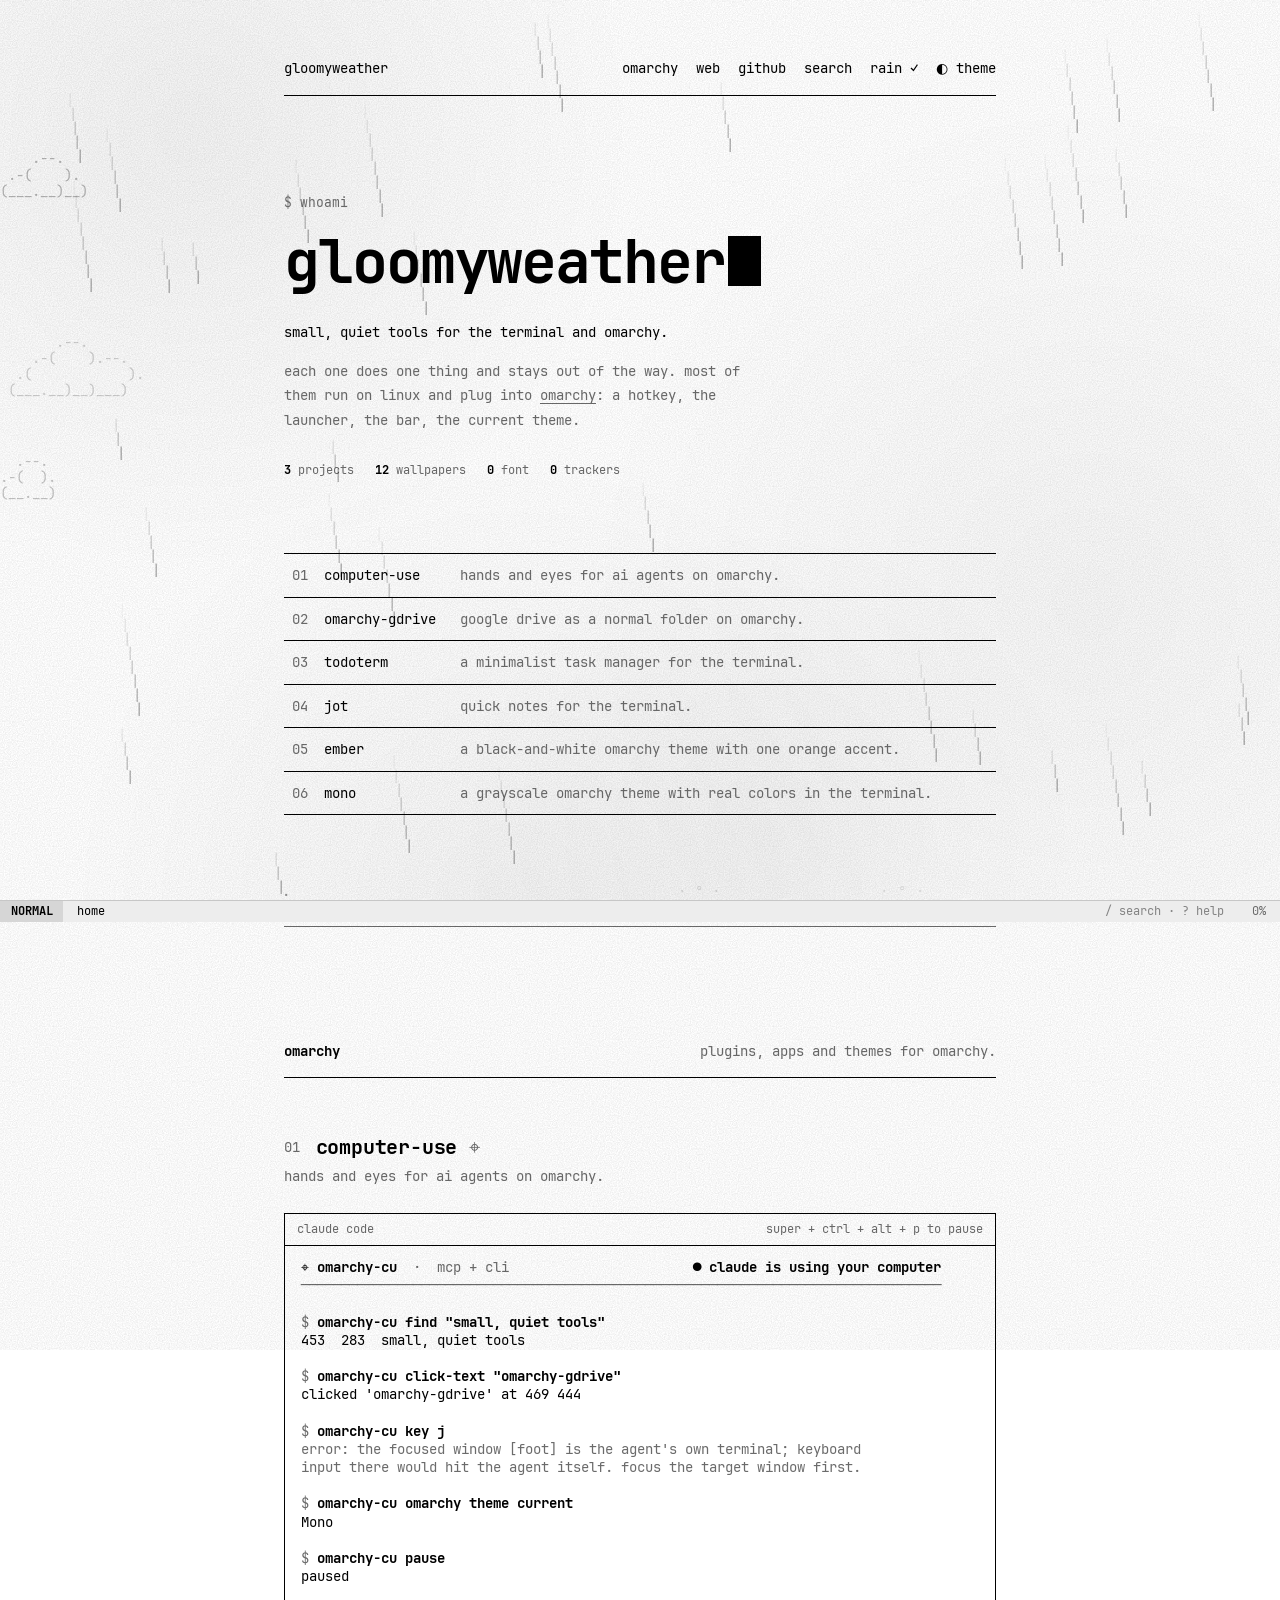
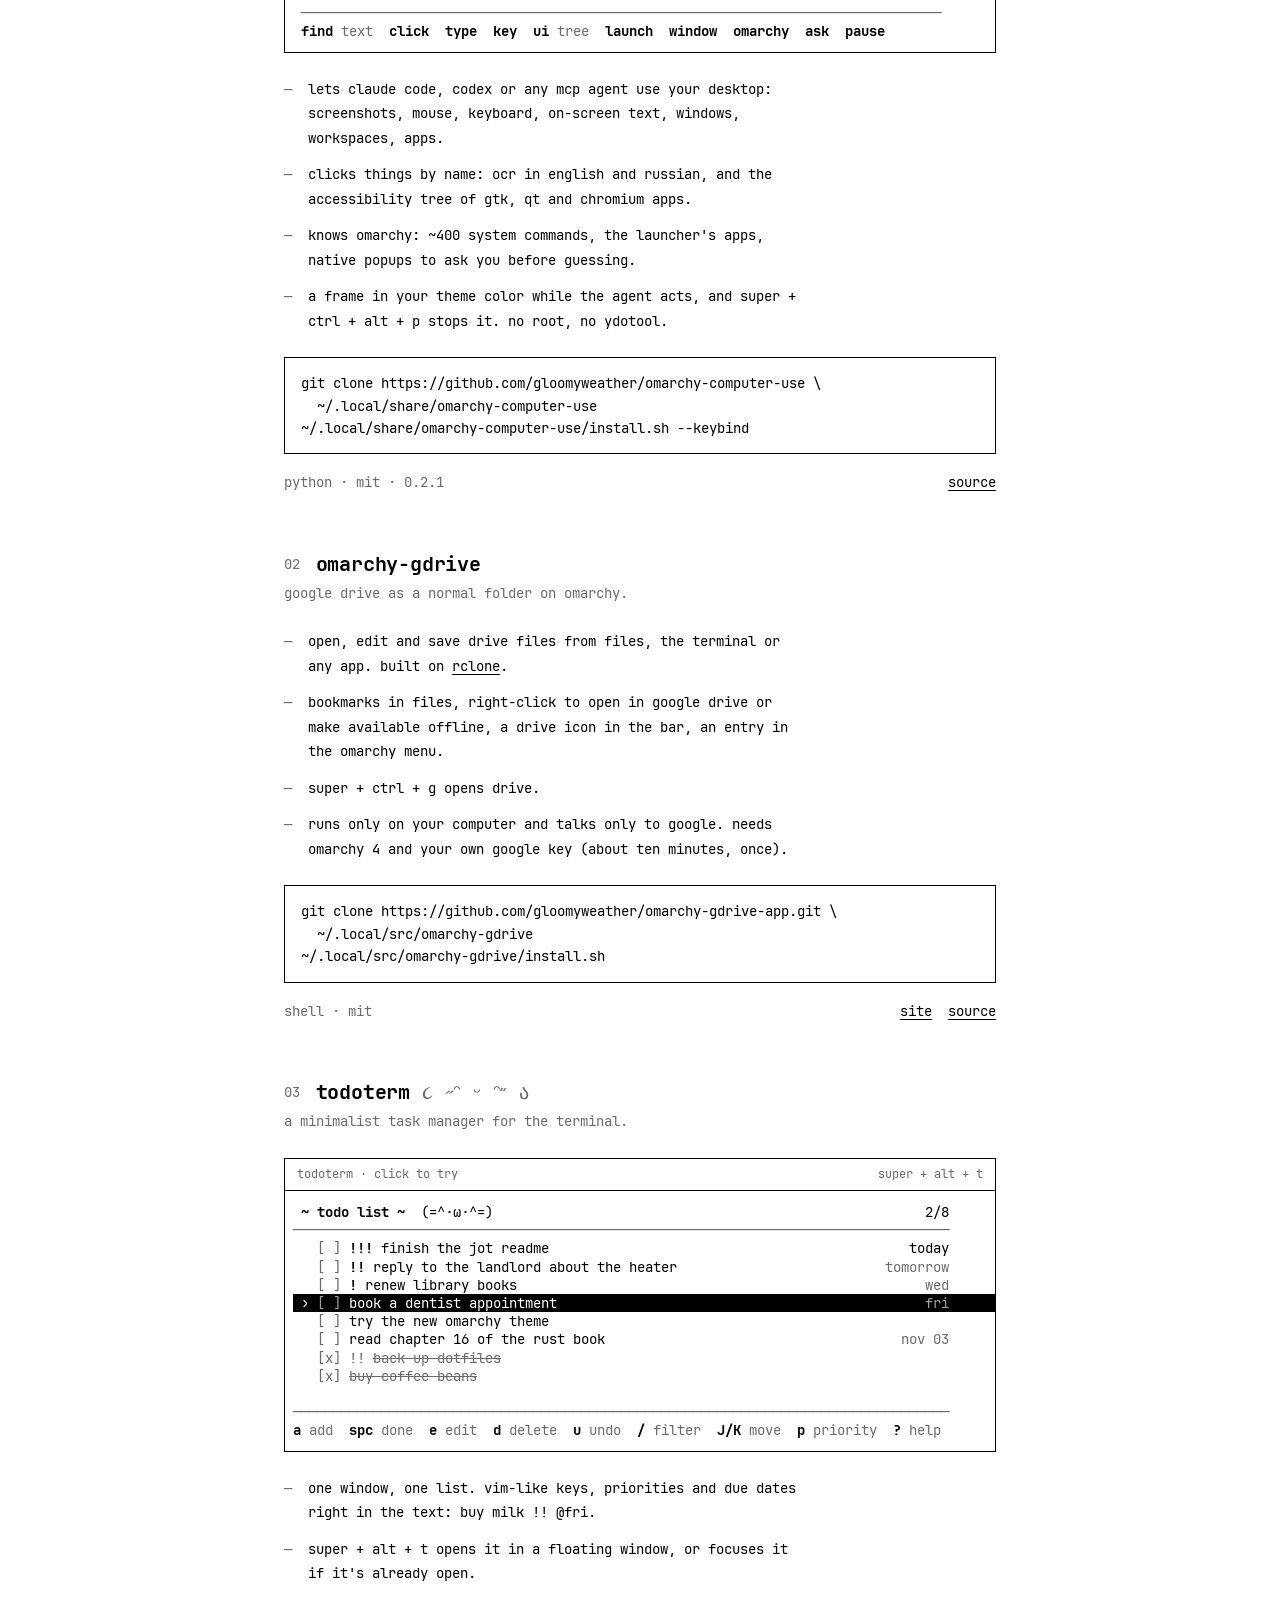
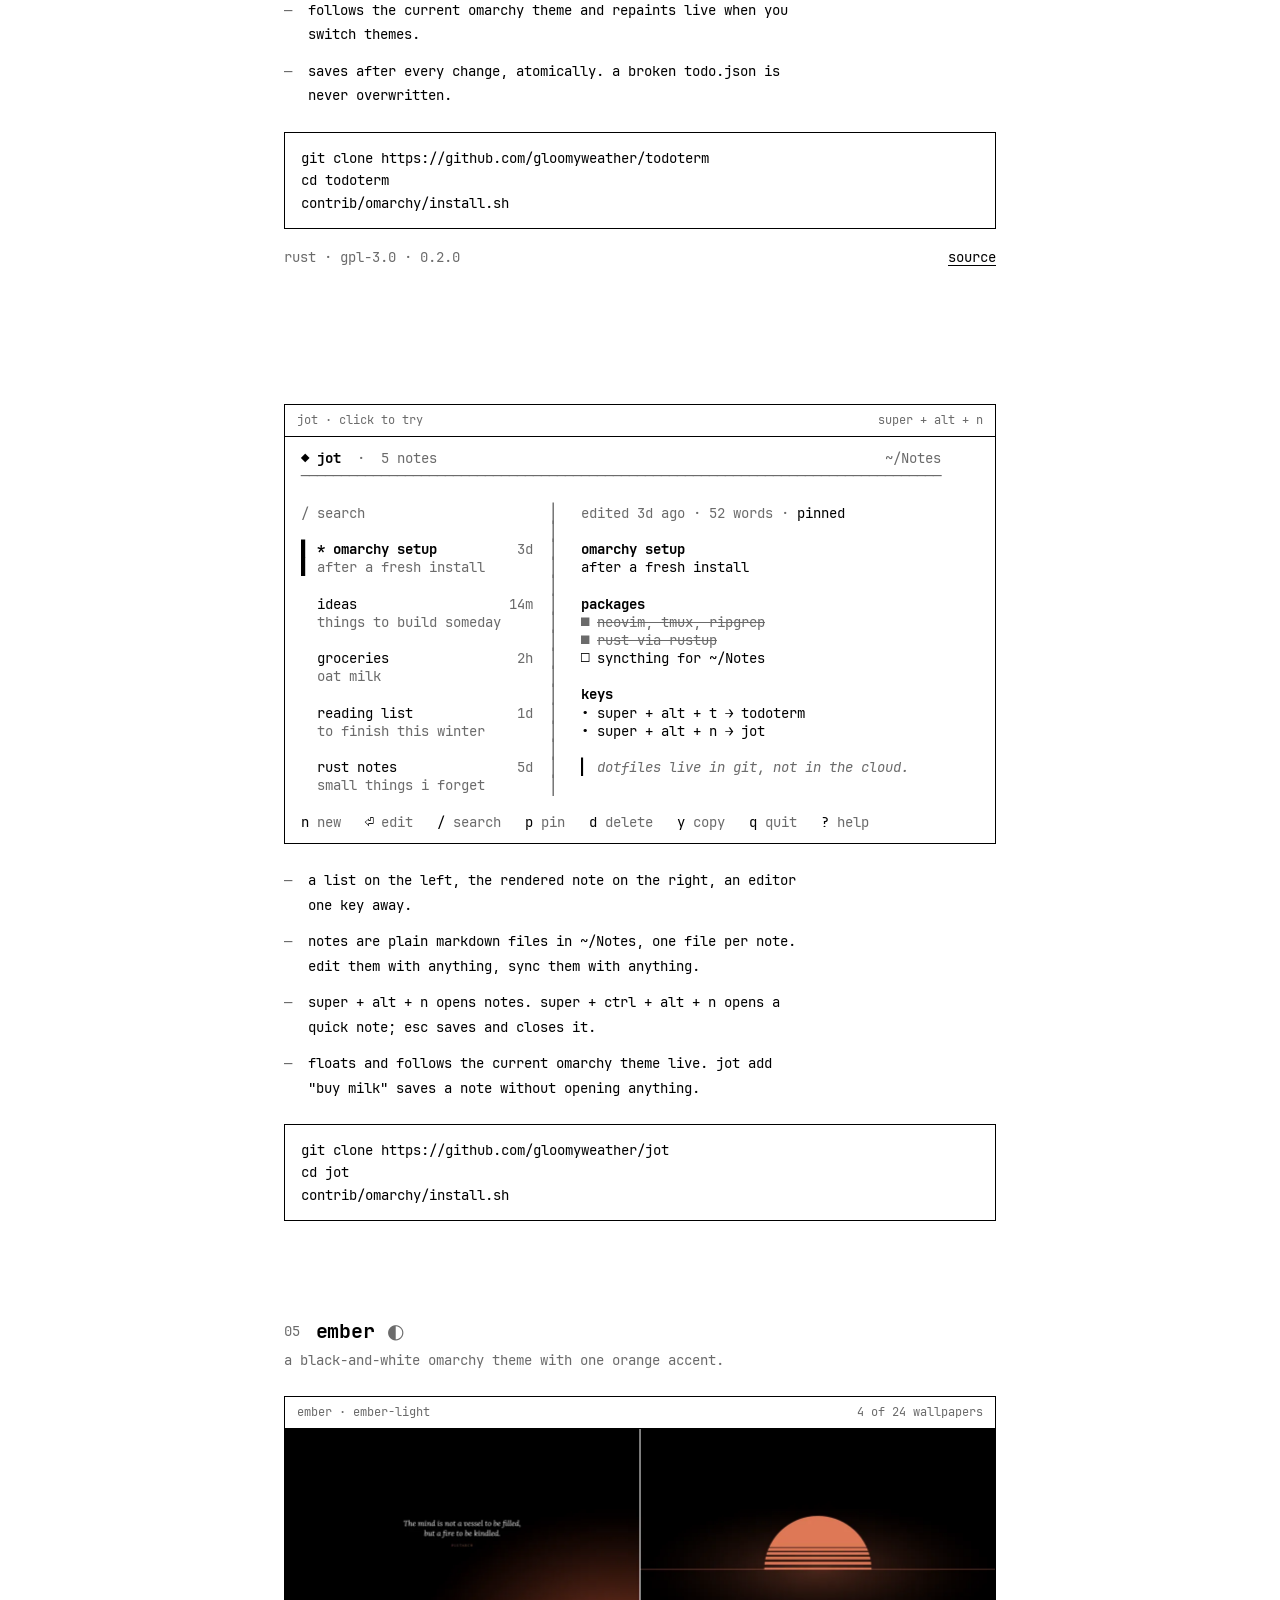
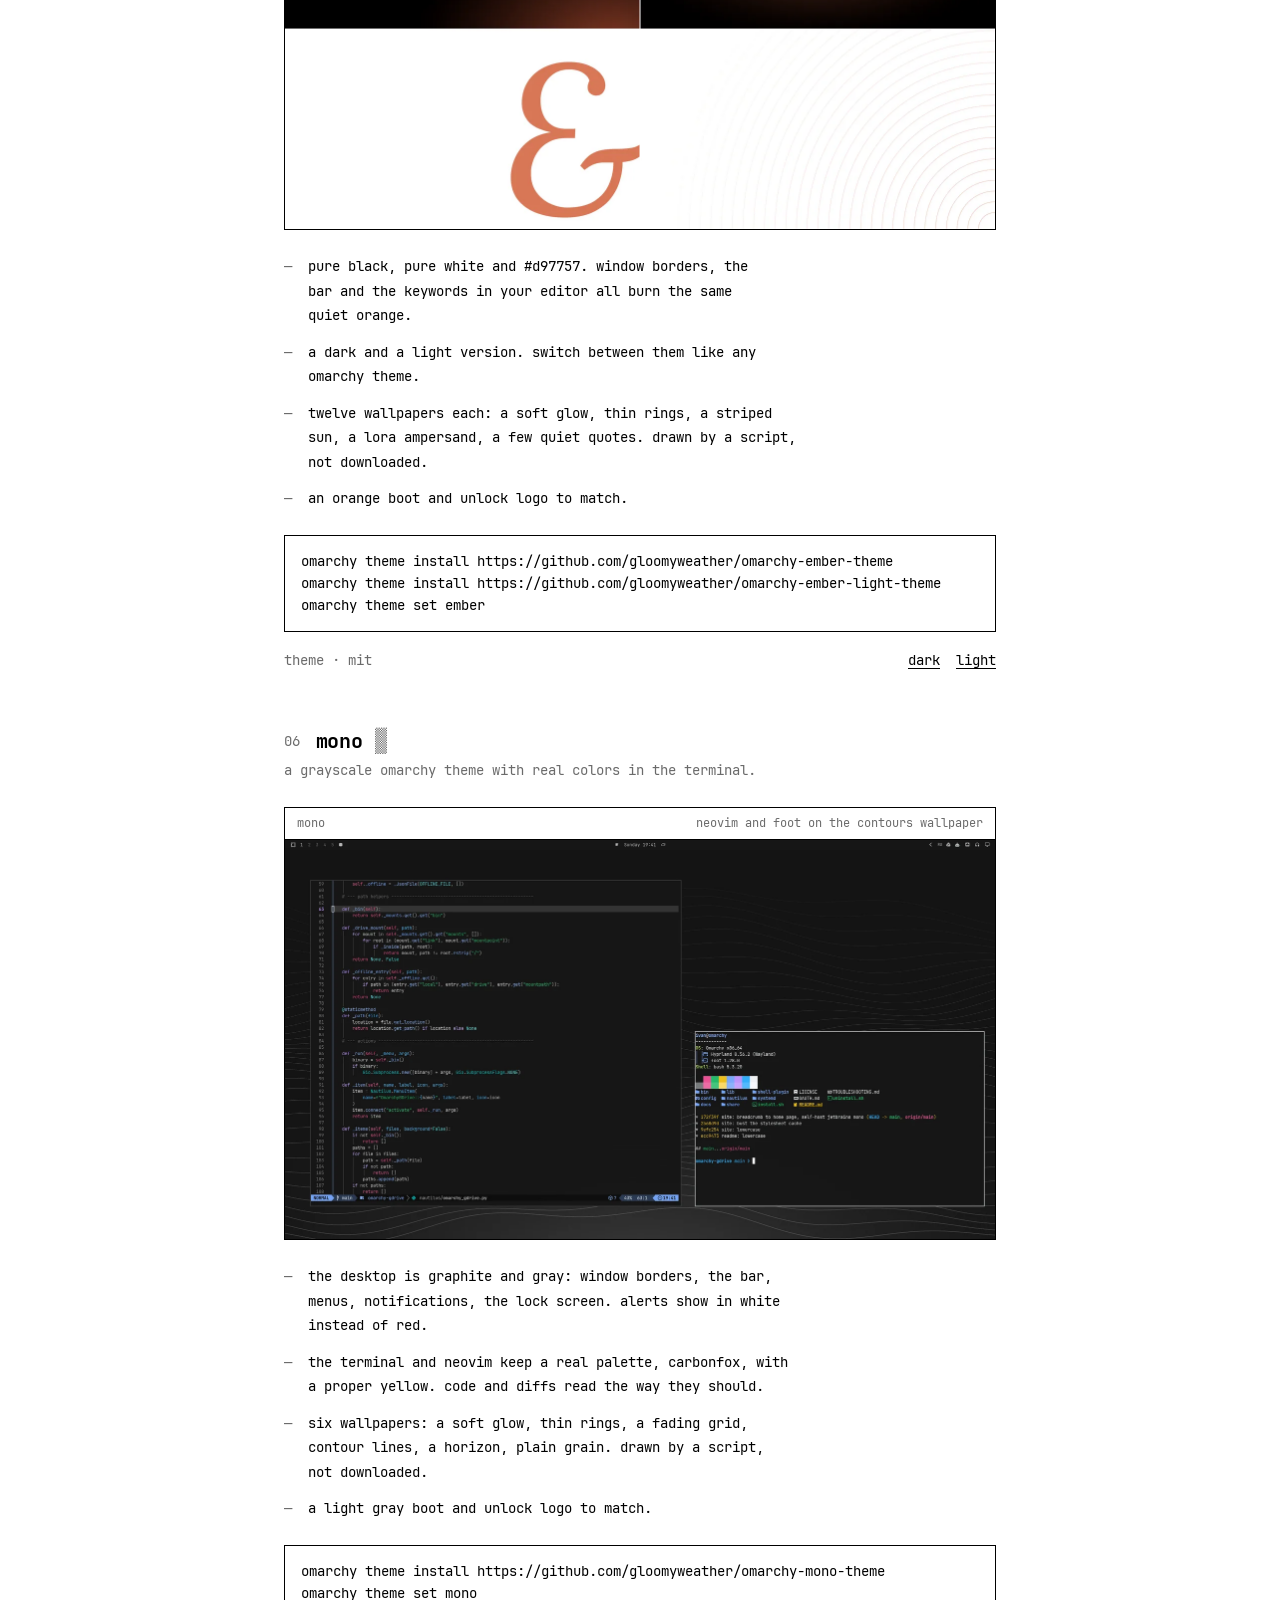
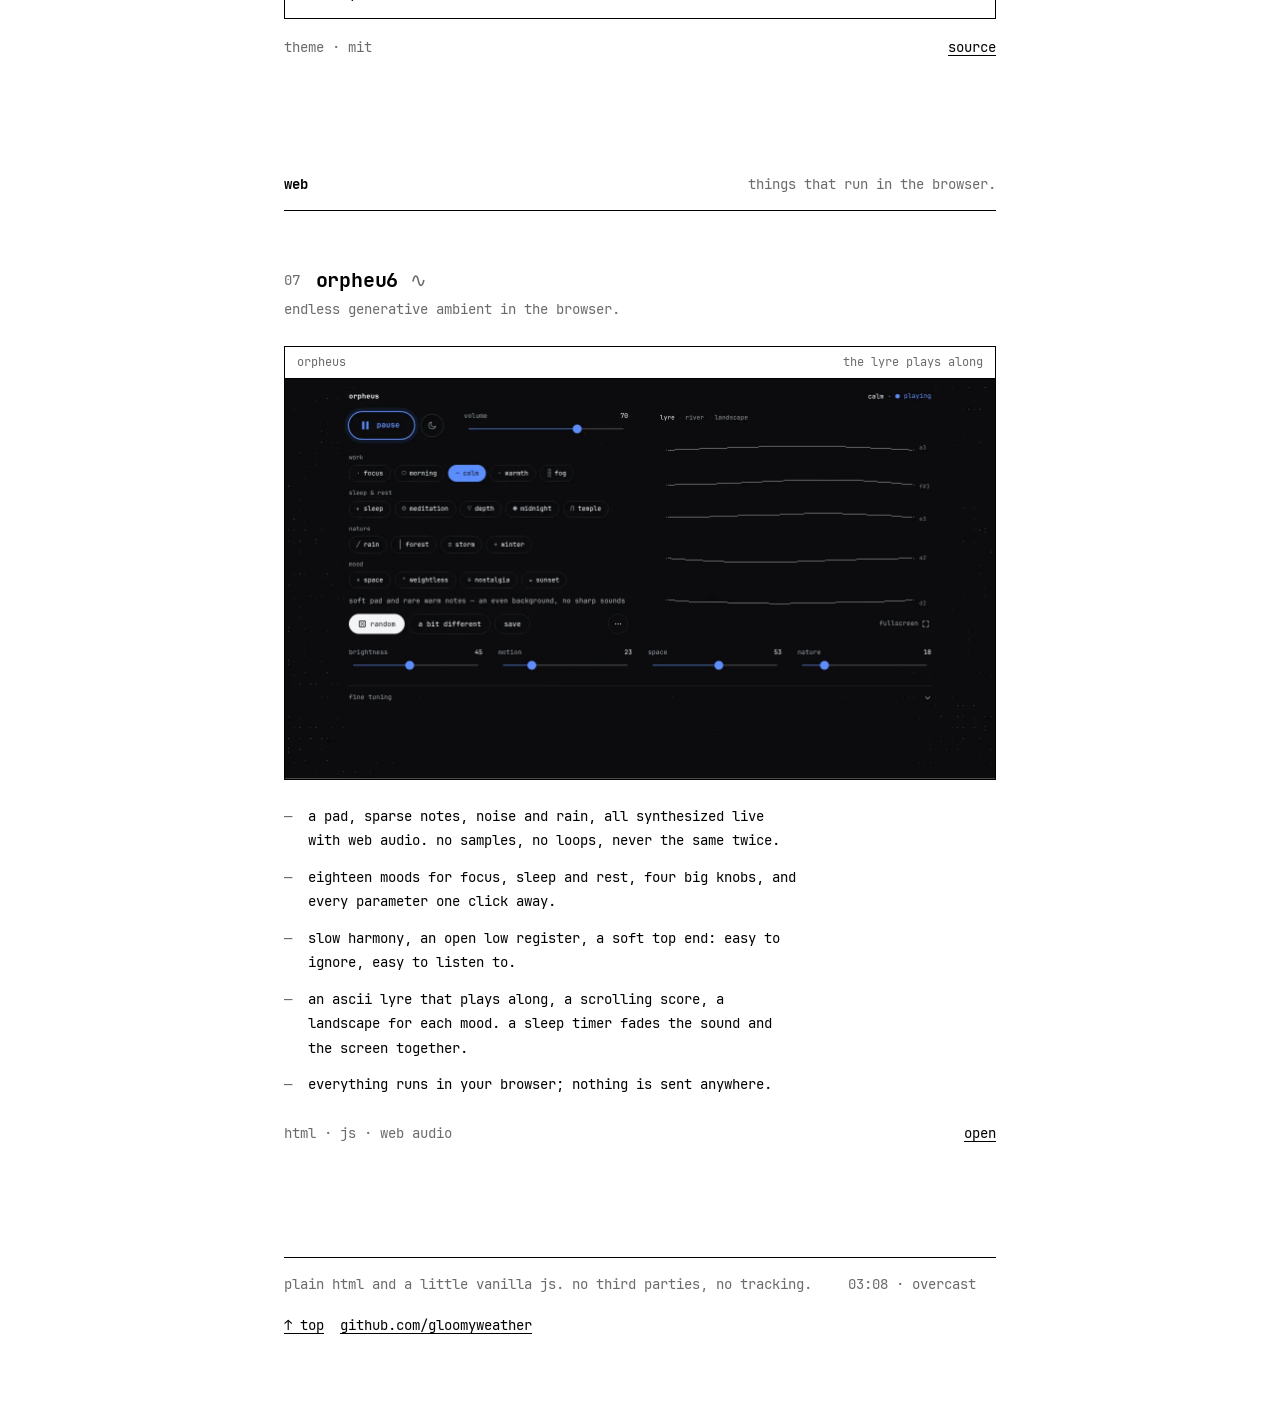
<file: index.html>
<!doctype html>
<html lang="en">
<head>
<meta charset="utf-8">
<meta name="viewport" content="width=device-width, initial-scale=1">
<title>gloomyweather</title>
<meta name="description" content="small, quiet tools for the terminal and omarchy.">
<meta property="og:title" content="gloomyweather">
<meta property="og:description" content="small, quiet tools for the terminal and omarchy.">
<meta property="og:url" content="https://gloomyweather.github.io/">
<meta property="og:type" content="website">
<meta property="og:image" content="https://gloomyweather.github.io/og.png">
<meta property="og:image:width" content="1200">
<meta property="og:image:height" content="630">
<meta property="og:image:alt" content="gloomyweather: small, quiet tools for the terminal and omarchy.">
<meta name="twitter:card" content="summary_large_image">
<meta name="color-scheme" content="light dark">
<meta name="theme-color" content="#ffffff" media="(prefers-color-scheme: light)">
<meta name="theme-color" content="#000000" media="(prefers-color-scheme: dark)">
<link rel="icon" href="favicon.svg" type="image/svg+xml">
<link rel="preload" href="fonts/JetBrainsMono-Regular.woff2" as="font" type="font/woff2" crossorigin>
<script>try{var t=localStorage.getItem("theme");if(t)document.documentElement.dataset.theme=t}catch(e){}</script>
<link rel="stylesheet" href="style.css?v=5">
<script src="script.js?v=2" defer></script>
<script src="demo.js?v=1" defer></script>
</head>
<body>
<div class="mesh" aria-hidden="true"><i></i><i></i><i></i><i></i></div>
<div class="grain" aria-hidden="true"></div>
<div class="page" id="top">
<header class="top">
  <a href="./">gloomyweather</a>
  <nav aria-label="sections"><a href="#omarchy">omarchy</a><a href="#web">web</a><a href="https://github.com/gloomyweather">github</a></nav>
</header>

<main>
<section class="hero">
  <div class="sky" aria-hidden="true">
    <pre class="cloud c1">    .--.
 .-(    ).
(___.__)__)</pre>
    <pre class="cloud c2">       .--.
    .-(    ).--.
  .(            ).
 (___.__)__)___)</pre>
    <pre class="cloud c3">  .--.
.-(  ).
(__.__)</pre>
  </div>
  <p class="prompt" aria-hidden="true"><span style="--n:8">$ whoami</span></p>
  <h1><span class="type">gloomyweather</span><span class="cur" aria-hidden="true"></span></h1>
  <p class="lead">small, quiet tools for the terminal and omarchy.</p>
  <p class="more">each one does one thing and stays out of the way. most of them run on linux
  and plug into <a href="https://omarchy.org">omarchy</a>: a hotkey, the launcher, the bar,
  the current theme.</p>
  <p class="stats"><span><b data-n="7">7</b> projects</span><span><b data-n="30">30</b> wallpapers</span><span><b data-n="1">1</b> font</span><span><b data-n="0">0</b> trackers</span></p>
</section>

<nav class="index" aria-label="projects">
  <ol>
    <li><a href="#computer-use"><span class="n">01</span><span class="name">computer-use</span><span class="tag">hands and eyes for ai agents on omarchy.</span></a></li>
    <li><a href="#omarchy-gdrive"><span class="n">02</span><span class="name">omarchy-gdrive</span><span class="tag">google drive as a normal folder on omarchy.</span></a></li>
    <li><a href="#todoterm"><span class="n">03</span><span class="name">todoterm</span><span class="tag">a minimalist task manager for the terminal.</span></a></li>
    <li><a href="#jot"><span class="n">04</span><span class="name">jot</span><span class="tag">quick notes for the terminal.</span></a></li>
    <li><a href="#ember"><span class="n">05</span><span class="name">ember</span><span class="tag">a black-and-white omarchy theme with one orange accent.</span></a></li>
    <li><a href="#mono"><span class="n">06</span><span class="name">mono</span><span class="tag">a grayscale omarchy theme with real colors in the terminal.</span></a></li>
    <li><a href="#orpheus"><span class="n">07</span><span class="name">orpheus</span><span class="tag">endless generative ambient in the browser.</span></a></li>
  </ol>
</nav>

<div class="ticker" aria-hidden="true"><div><span>linux · omarchy · rust · shell · python · ai agents · hotkeys · themes · terminal · mit · gpl-3.0 · quiet by default · </span><span>linux · omarchy · rust · shell · python · ai agents · hotkeys · themes · terminal · mit · gpl-3.0 · quiet by default · </span></div></div>

<section class="group" id="omarchy" aria-labelledby="omarchy-h">
  <header><h2 id="omarchy-h">omarchy</h2><p>plugins, apps and themes for omarchy.</p></header>

  <article class="project" id="computer-use">
    <h3><span class="n">01</span>computer-use<span class="mark rot" aria-hidden="true">⌖</span></h3>
    <p class="tagline">hands and eyes for ai agents on omarchy.</p>
    <figure class="win">
      <figcaption><span>claude code</span><span>super + ctrl + alt + p to pause</span></figcaption>
      <pre class="tui" style="--lines:21" role="img" aria-label="a terminal session: omarchy-cu finds text on screen with ocr, clicks it, refuses to type into the agent's own terminal, reads the omarchy theme and pauses agent input">  ⌖ <span class="b">omarchy-cu</span><span class="m">  ·  mcp + cli</span>                       <span class="b">● claude is using your computer</span>
  <span class="m">────────────────────────────────────────────────────────────────────────────────</span>
 
  <span class="m">$ </span><span class="b">omarchy-cu find "small, quiet tools"</span>
  453  283  small, quiet tools
 
  <span class="m">$ </span><span class="b">omarchy-cu click-text "omarchy-gdrive"</span>
  clicked 'omarchy-gdrive' at 469 444
 
  <span class="m">$ </span><span class="b">omarchy-cu key j</span>
  <span class="m">error: the focused window [foot] is the agent's own terminal; keyboard</span>
  <span class="m">input there would hit the agent itself. focus the target window first.</span>
 
  <span class="m">$ </span><span class="b">omarchy-cu omarchy theme current</span>
  Mono
 
  <span class="m">$ </span><span class="b">omarchy-cu pause</span>
  paused
 
  <span class="m">────────────────────────────────────────────────────────────────────────────────</span>
  <span class="b">find</span><span class="m"> text  </span><span class="b">click</span><span class="m">  </span><span class="b">type</span><span class="m">  </span><span class="b">key</span><span class="m">  </span><span class="b">ui</span><span class="m"> tree  </span><span class="b">launch</span><span class="m">  </span><span class="b">window</span><span class="m">  </span><span class="b">omarchy</span><span class="m">  </span><span class="b">ask</span><span class="m">  </span><span class="b">pause</span></pre>
    </figure>
    <ul>
      <li>lets claude code, codex or any mcp agent use your desktop: screenshots, mouse, keyboard, on-screen text, windows, workspaces, apps.</li>
      <li>clicks things by name: ocr in english and russian, and the accessibility tree of gtk, qt and chromium apps.</li>
      <li>knows omarchy: ~400 system commands, the launcher's apps, native popups to ask you before guessing.</li>
      <li>a frame in your theme color while the agent acts, and <code>super + ctrl + alt + p</code> stops it. no root, no ydotool.</li>
    </ul>
    <pre class="cmd">git clone https://github.com/gloomyweather/omarchy-computer-use \
  ~/.local/share/omarchy-computer-use
~/.local/share/omarchy-computer-use/install.sh --keybind</pre>
    <p class="meta"><span>python · mit · 0.2.1</span><span><a href="https://github.com/gloomyweather/omarchy-computer-use">source</a></span></p>
  </article>

  <article class="project" id="omarchy-gdrive">
    <h3><span class="n">02</span>omarchy-gdrive</h3>
    <p class="tagline">google drive as a normal folder on omarchy.</p>
    <ul>
      <li>open, edit and save drive files from files, the terminal or any app. built on <a href="https://rclone.org/">rclone</a>.</li>
      <li>bookmarks in files, right-click to open in google drive or make available offline, a drive icon in the bar, an entry in the omarchy menu.</li>
      <li><code>super + ctrl + g</code> opens drive.</li>
      <li>runs only on your computer and talks only to google. needs omarchy 4 and your own google key (about ten minutes, once).</li>
    </ul>
    <pre class="cmd">git clone https://github.com/gloomyweather/omarchy-gdrive-app.git \
  ~/.local/src/omarchy-gdrive
~/.local/src/omarchy-gdrive/install.sh</pre>
    <p class="meta"><span>shell · mit</span><span><a href="https://gloomyweather.github.io/omarchy-gdrive-app/">site</a><a href="https://github.com/gloomyweather/omarchy-gdrive-app">source</a></span></p>
  </article>

  <article class="project" id="todoterm">
    <h3><span class="n">03</span>todoterm<span class="mark bob" aria-hidden="true">૮ ˶ᵔ ᵕ ᵔ˶ ა</span></h3>
    <p class="tagline">a minimalist task manager for the terminal.</p>
    <figure class="win">
      <figcaption><span>todoterm</span><span>super + alt + t</span></figcaption>
      <pre class="tui" style="--lines:13" role="img" aria-label="todoterm: a list of eight tasks with priorities and due dates, one selected"><span class="ln"> <span class="b"> ~ todo list ~</span>  (=^<span class="g">･</span>ω<span class="g">･</span>^=)                                                     <span class="cnt">2</span>/8</span><span class="ln"> <span class="m">──────────────────────────────────────────────────────────────────────────────────</span></span><span class="ln t"><span class="gut">   </span><span class="box m">[ ] </span><span class="b">!!!</span> <span class="tx">finish the jot readme</span>                                             today</span><span class="ln t"><span class="gut">   </span><span class="box m">[ ] </span><span class="b">!!</span> <span class="tx">reply to the landlord about the heater</span>                          <span class="m">tomorrow</span></span><span class="ln t"><span class="gut">   </span><span class="box m">[ ] </span><span class="b">!</span> <span class="tx">renew library books</span>                                                   <span class="m">wed</span></span><span class="ln t sel"><span class="gut"> › </span><span class="box m">[ ] </span><span class="tx">book a dentist appointment</span>                                              <span class="m">fri</span></span><span class="ln t"><span class="gut">   </span><span class="box m">[ ] </span><span class="tx">try the new omarchy theme</span></span><span class="ln t"><span class="gut">   </span><span class="box m">[ ] </span><span class="tx">read chapter 16 of the rust book</span>                                     <span class="m">nov 03</span></span><span class="ln t done"><span class="gut">   </span><span class="box m">[x] </span><span class="b">!!</span> <span class="tx">back up dotfiles</span></span><span class="ln t done"><span class="gut">   </span><span class="box m">[x] </span><span class="tx">buy coffee beans</span></span><span class="ln"> </span><span class="ln"> <span class="m">──────────────────────────────────────────────────────────────────────────────────</span></span><span class="ln"> <span class="b"> a</span><span class="m"> add </span><span class="b"> spc</span><span class="m"> done </span><span class="b"> e</span><span class="m"> edit </span><span class="b"> d</span><span class="m"> delete </span><span class="b"> u</span><span class="m"> undo </span><span class="b"> /</span><span class="m"> filter </span><span class="b"> J/K</span><span class="m"> move </span><span class="b"> p</span><span class="m"> priority </span><span class="b"> ?</span><span class="m"> help</span></span></pre>
    </figure>
    <ul>
      <li>one window, one list. vim-like keys, priorities and due dates right in the text: <code>buy milk !! @fri</code>.</li>
      <li><code>super + alt + t</code> opens it in a floating window, or focuses it if it's already open.</li>
      <li>follows the current omarchy theme and repaints live when you switch themes.</li>
      <li>saves after every change, atomically. a broken <code>todo.json</code> is never overwritten.</li>
    </ul>
    <pre class="cmd">git clone https://github.com/gloomyweather/todoterm
cd todoterm
contrib/omarchy/install.sh</pre>
    <p class="meta"><span>rust · gpl-3.0 · 0.2.0</span><span><a href="https://github.com/gloomyweather/todoterm">source</a></span></p>
  </article>

  <article class="project" id="jot">
    <h3><span class="n">04</span>jot<span class="mark rot" aria-hidden="true">◆</span></h3>
    <p class="tagline">quick notes for the terminal.</p>
    <figure class="win">
      <figcaption><span>jot</span><span>super + alt + n</span></figcaption>
      <pre class="tui" style="--lines:21" role="img" aria-label="jot: a list of five notes on the left, the selected note rendered on the right">  ◆ <span class="b">jot</span><span class="m">  ·  5 notes</span>                                                        <span class="m">~/Notes</span>
  <span class="m">────────────────────────────────────────────────────────────────────────────────</span>

  <span class="m">/ search</span>                       <span class="m">│</span>   <span class="m">edited 3d ago · 52 words · </span>pinned
                                 <span class="m">│</span>
  ▌ * <span class="b">omarchy setup</span>          <span class="m">3d</span>  <span class="m">│</span>   <span class="b">omarchy setup</span>
  ▌ <span class="m">after a fresh install</span>        <span class="m">│</span>   after a fresh install
                                 <span class="m">│</span>
    ideas                   <span class="m">14m</span>  <span class="m">│</span>   <span class="b">packages</span>
    <span class="m">things to build someday</span>      <span class="m">│</span>   <span class="m">■ </span><span class="s m">neovim, tmux, ripgrep</span>
                                 <span class="m">│</span>   <span class="m">■ </span><span class="s m">rust via rustup</span>
    groceries                <span class="m">2h</span>  <span class="m">│</span>   □ syncthing for ~/Notes
    <span class="m">oat milk</span>                     <span class="m">│</span>
                                 <span class="m">│</span>   <span class="b">keys</span>
    reading list             <span class="m">1d</span>  <span class="m">│</span>   • super + alt + t → todoterm
    <span class="m">to finish this winter</span>        <span class="m">│</span>   • super + alt + n → jot
                                 <span class="m">│</span>
    rust notes               <span class="m">5d</span>  <span class="m">│</span>   ▎ <span class="i m">dotfiles live in git, not in the cloud.</span>
    <span class="m">small things i forget</span>        <span class="m">│</span>

  n<span class="m"> new   </span>⏎<span class="m"> edit   </span>/<span class="m"> search   </span>p<span class="m"> pin   </span>d<span class="m"> delete   </span>y<span class="m"> copy   </span>e<span class="m"> nvim   </span>q<span class="m"> quit   </span>?<span class="m"> help</span></pre>
    </figure>
    <ul>
      <li>a list on the left, the rendered note on the right, an editor one key away.</li>
      <li>notes are plain markdown files in <code>~/Notes</code>, one file per note. edit them with anything, sync them with anything.</li>
      <li><code>super + alt + n</code> opens notes. <code>super + ctrl + alt + n</code> opens a quick note; <code>esc</code> saves and closes it.</li>
      <li>floats and follows the current omarchy theme live. <code>jot add "buy milk"</code> saves a note without opening anything.</li>
    </ul>
    <pre class="cmd">git clone https://github.com/gloomyweather/jot
cd jot
contrib/omarchy/install.sh</pre>
    <p class="meta"><span>rust · gpl-3.0 · 0.1.0</span><span><a href="https://github.com/gloomyweather/jot">source</a></span></p>
  </article>

  <article class="project" id="ember">
    <h3><span class="n">05</span>ember<span class="mark rot" aria-hidden="true">◐</span></h3>
    <p class="tagline">a black-and-white omarchy theme with one orange accent.</p>
    <figure class="win">
      <figcaption><span>ember · ember-light</span><span>4 of 24 wallpapers</span></figcaption>
      <img class="shot" src="ember.webp" width="1424" height="802" loading="lazy" decoding="async" alt="four ember wallpapers: a plutarch quote over an orange glow and a striped half-sun on black, a giant orange ampersand and thin orange rings on white">
    </figure>
    <ul>
      <li>pure black, pure white and <code>#d97757</code>. window borders, the bar and the keywords in your editor all burn the same quiet orange.</li>
      <li>a dark and a light version. switch between them like any omarchy theme.</li>
      <li>twelve wallpapers each: a soft glow, thin rings, a striped sun, a lora ampersand, a few quiet quotes. drawn by a script, not downloaded.</li>
      <li>an orange boot and unlock logo to match.</li>
    </ul>
    <pre class="cmd">omarchy theme install https://github.com/gloomyweather/omarchy-ember-theme
omarchy theme install https://github.com/gloomyweather/omarchy-ember-light-theme
omarchy theme set ember</pre>
    <p class="meta"><span>theme · mit</span><span><a href="https://github.com/gloomyweather/omarchy-ember-theme">dark</a><a href="https://github.com/gloomyweather/omarchy-ember-light-theme">light</a></span></p>
  </article>
  <article class="project" id="mono">
    <h3><span class="n">06</span>mono<span class="mark pulse" aria-hidden="true">▒</span></h3>
    <p class="tagline">a grayscale omarchy theme with real colors in the terminal.</p>
    <figure class="win">
      <figcaption><span>mono</span><span>neovim and foot on the contours wallpaper</span></figcaption>
      <img class="shot" src="mono.webp?v=2" width="1424" height="801" loading="lazy" decoding="async" alt="a graphite desktop with gray topographic lines: neovim with python code in pink, green, blue and purple, and a terminal with fastfetch, a colored file list and a git log">
    </figure>
    <ul>
      <li>the desktop is graphite and gray: window borders, the bar, menus, notifications, the lock screen. alerts show in white instead of red.</li>
      <li>the terminal and neovim keep a real palette, carbonfox, with a proper yellow. code and diffs read the way they should.</li>
      <li>six wallpapers: a soft glow, thin rings, a fading grid, contour lines, a horizon, plain grain. drawn by a script, not downloaded.</li>
      <li>a light gray boot and unlock logo to match.</li>
    </ul>
    <pre class="cmd">omarchy theme install https://github.com/gloomyweather/omarchy-mono-theme
omarchy theme set mono</pre>
    <p class="meta"><span>theme · mit</span><span><a href="https://github.com/gloomyweather/omarchy-mono-theme">source</a></span></p>
  </article>
</section>

<section class="group" id="web" aria-labelledby="web-h">
  <header><h2 id="web-h">web</h2><p>things that run in the browser.</p></header>

  <article class="project" id="orpheus">
    <h3><span class="n">07</span>orpheus<span class="mark pulse" aria-hidden="true">∿</span></h3>
    <p class="tagline">endless generative ambient in the browser.</p>
    <figure class="win">
      <figcaption><span>orpheus</span><span>the lyre plays along</span></figcaption>
      <img class="shot" src="orpheus.webp?v=2" width="1424" height="802" loading="lazy" decoding="async" alt="orpheus in dark mode: a play button, mood presets grouped by purpose, four big knobs and an ascii lyre whose strings follow the chord that is playing">
    </figure>
    <ul>
      <li>a pad, sparse notes, noise and rain, all synthesized live with web audio. no samples, no loops, never the same twice.</li>
      <li>eighteen moods for focus, sleep and rest, four big knobs, and every parameter one click away.</li>
      <li>slow harmony, an open low register, a soft top end: easy to ignore, easy to listen to.</li>
      <li>an ascii lyre that plays along, a scrolling score, a landscape for each mood. a sleep timer fades the sound and the screen together.</li>
      <li>everything runs in your browser; nothing is sent anywhere.</li>
    </ul>
    <p class="meta"><span>html · js · web audio</span><span><a href="orpheus/">open</a></span></p>
  </article>
</section>
</main>

<footer class="bottom">
  <span>plain html and a little vanilla js. no third parties, no tracking.</span>
  <span><a class="up" href="#top">↑ top</a><a href="https://github.com/gloomyweather">github.com/gloomyweather</a></span>
</footer>
</div>
<dialog id="help" class="help" aria-labelledby="help-h">
  <div class="pad">
    <h2 id="help-h">keys</h2>
    <dl>
      <dt><kbd>j</kbd><kbd>k</kbd></dt><dd>next / previous project</dd>
      <dt><kbd>1</kbd>–<kbd>6</kbd></dt><dd>jump to a project</dd>
      <dt><kbd>g</kbd><kbd>G</kbd></dt><dd>top / bottom</dd>
      <dt><kbd>t</kbd></dt><dd>light / dark</dd>
      <dt><kbd>r</kbd></dt><dd>rain</dd>
      <dt><kbd>/</kbd> <kbd>ctrl</kbd><kbd>k</kbd></dt><dd>search and commands</dd>
      <dt><kbd>?</kbd></dt><dd>this window</dd>
    </dl>
    <p>in the todoterm window: hover, click, or j / k / space.</p>
    <p>esc closes.</p>
  </div>
</dialog>
</body>
</html>
</file>
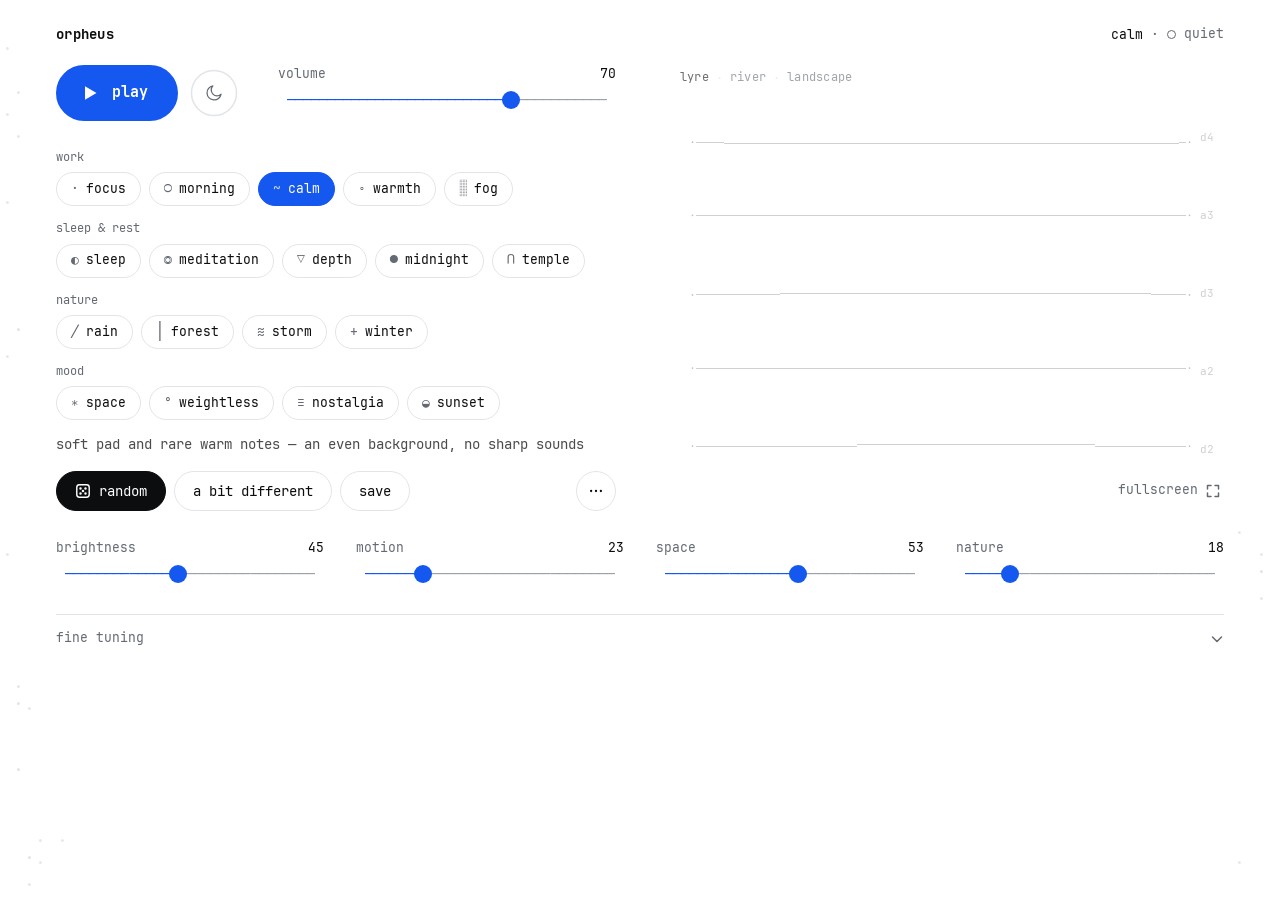
<file: orpheus/index.html>
<!doctype html>
<html lang="en">
<head>
<meta charset="utf-8">
<meta name="viewport" content="width=device-width, initial-scale=1, viewport-fit=cover">
<title>orpheus</title>
<meta name="description" content="endless generative ambient in the browser: mood presets, live tuning, an ascii lyre.">
<meta property="og:title" content="orpheus">
<meta property="og:description" content="endless generative ambient in the browser.">
<meta property="og:url" content="https://gloomyweather.github.io/orpheus/">
<meta property="og:type" content="website">
<meta name="color-scheme" content="light dark">
<meta name="theme-color" content="#ffffff" media="(prefers-color-scheme: light)">
<meta name="theme-color" content="#0b0c0e" media="(prefers-color-scheme: dark)">
<link rel="icon" href="../favicon.svg" type="image/svg+xml">
<link rel="preload" href="../fonts/JetBrainsMono-Regular.woff2" as="font" type="font/woff2" crossorigin>
<style>
@font-face { font-family: "JetBrains Mono"; src: url("../fonts/JetBrainsMono-Regular.woff2") format("woff2"); font-weight: 400 500; font-style: normal; font-display: swap; }
@font-face { font-family: "JetBrains Mono"; src: url("../fonts/JetBrainsMono-Bold.woff2") format("woff2"); font-weight: 600 700; font-style: normal; font-display: swap; }
html, body { margin: 0; }
</style>
<style>
:root {
  --bg: #ffffff;
  --fg: #0c0d0f;
  --muted: #646a73;
  --line: #e1e4e8;
  --surface: #f3f4f6;
  --accent: #1558f0;
}
@media (prefers-color-scheme: dark) {
  :root:not([data-theme="light"]) {
    --bg: #0b0c0e;
    --fg: #f3f4f6;
    --muted: #9aa1ab;
    --line: #272a2f;
    --surface: #17191c;
    --accent: #5c8dff;
    color-scheme: dark;
  }
}
:root[data-theme="dark"] {
  --bg: #0b0c0e;
  --fg: #f3f4f6;
  --muted: #9aa1ab;
  --line: #272a2f;
  --surface: #17191c;
  --accent: #5c8dff;
  color-scheme: dark;
}
body { background: var(--bg); color: var(--fg) }

* { box-sizing: border-box; }
body {
  font-family: "JetBrains Mono", ui-monospace, "SF Mono", Menlo, Consolas, "Liberation Mono", monospace;
  font-size: 14px;
  line-height: 1.45;
  font-feature-settings: "liga" 0;
  -webkit-font-smoothing: antialiased;
  -webkit-tap-highlight-color: transparent;
}
button, select, input { font: inherit; color: inherit; }
button { cursor: pointer; }
[hidden] { display: none !important; }

:focus { outline: none; }
:focus-visible { outline: 2px solid var(--accent); outline-offset: 2px; }

.wrap {
  max-width: 1040px;
  margin-inline: auto;
  padding-block: 24px 56px;
  padding-left: max(16px, env(safe-area-inset-left, 0px));
  padding-right: max(16px, env(safe-area-inset-right, 0px));
}

/* header */
:root { --track: color-mix(in srgb, var(--line) 45%, var(--muted)); --text-2: color-mix(in srgb, var(--fg) 74%, var(--bg)); }
.wrap { position: relative; z-index: 1; }
.topline { display: flex; justify-content: space-between; align-items: baseline; gap: 16px; }
.brand { font-weight: 600; font-size: 14px; letter-spacing: 0.02em; }
.hright { display: flex; align-items: baseline; gap: 8px; min-width: 0; color: var(--muted); font-size: 13px; }
.hname { min-width: 0; overflow: hidden; text-overflow: ellipsis; white-space: nowrap; color: var(--fg); }
.hsep { flex: none; }
.status { flex: none; color: var(--muted); font-size: 13px; display: inline-flex; align-items: center; gap: 8px; transition: color .4s var(--ease); }
.status::before { content: ""; width: 7px; height: 7px; border-radius: 50%; border: 1.5px solid var(--muted); align-self: center; transition: background-color .4s var(--ease), border-color .4s var(--ease); }
.status.on::before { animation: blink 2.4s ease-in-out infinite; }
.status.on { color: var(--accent); }
.status.on::before { background: var(--accent); border-color: var(--accent); }

.transport { display: flex; flex-wrap: wrap; align-items: center; gap: 12px 12px; margin-top: 20px; }
.play {
  display: inline-flex; align-items: center; gap: 12px;
  height: 56px; padding: 0 28px 0 22px;
  border-radius: 28px; border: 2px solid var(--accent);
  background: var(--accent); color: var(--bg);
  font-size: 15px; font-weight: 600;
  transition: background-color .35s var(--ease), color .35s var(--ease), transform .2s var(--ease);
}
.play:hover { transform: scale(1.03); }
.play:active { transform: scale(.96); }
.play[aria-pressed="true"] { animation: breathe 4.5s ease-in-out infinite; }
.play svg { transition: transform .35s var(--ease); }
.play:hover svg { transform: scale(1.12); }
.play svg { width: 20px; height: 20px; fill: currentColor; flex: none; }
.play[aria-pressed="true"] { background: transparent; color: var(--accent); }
.play:focus-visible { outline-offset: 3px; }
.vol { flex: 1 1 200px; max-width: 380px; min-width: 0; margin-left: 28px; }
@media (max-width: 719px) { .vol { margin-left: 0; max-width: none; } }

/* луна: таймер сна */
.moon {
  position: relative; display: grid; place-items: center; flex: none;
  width: 48px; height: 48px; padding: 0; border: 0; border-radius: 50%; background: transparent; color: var(--muted);
  transition: color .25s var(--ease), background-color .25s var(--ease), transform .2s var(--ease);
}
.moon::after { content: ""; position: absolute; inset: -4px; }
.moon:hover { color: var(--fg); background: var(--surface); }
.moon:active { transform: scale(.94); }
.moon[aria-expanded="true"] { background: var(--surface); color: var(--fg); }
.moon .ring { position: absolute; inset: 0; width: 100%; height: 100%; transform: rotate(-90deg); overflow: visible; }
.moon .ring circle { fill: none; stroke-width: 1.5; }
.moon .rb { stroke: var(--line); transition: stroke .3s var(--ease); }
.moon .rp { stroke: var(--accent); stroke-linecap: round; opacity: 0; stroke-dasharray: 141.4; stroke-dashoffset: 0; transition: opacity .3s var(--ease), stroke-dashoffset 1s linear; }
.moon.on { color: var(--accent); }
.moon.on .rp { opacity: 1; }
.moon .mi { position: relative; width: 20px; height: 20px; }
.moon .mb {
  position: absolute; right: -5px; bottom: -3px; min-width: 18px; height: 15px; padding: 0 4px; border-radius: 8px;
  background: var(--accent); color: var(--bg); font-size: 10px; line-height: 15px; font-weight: 600; text-align: center; font-variant-numeric: tabular-nums;
}
.moon.sm { width: 40px; height: 40px; }

/* sections */
.block { margin-top: 28px; padding-top: 24px; border-top: 1px solid var(--line); }
.block.first { border-top: 0; padding-top: 0; margin-top: 32px; }
.prows { display: flex; flex-direction: column; gap: 10px; }
.prow { display: grid; grid-template-columns: 112px minmax(0, 1fr); align-items: center; gap: 12px; }
.plabel { color: var(--muted); font-size: 12px; }
.chips { display: flex; flex-wrap: wrap; gap: 8px; min-width: 0; }
.chip {
  position: relative; height: 34px; padding: 0 14px; border-radius: 17px; font-size: 13px; flex: none;
  display: inline-flex; align-items: center; gap: 7px; white-space: nowrap;
  border: 1px solid var(--line); background: transparent; color: var(--fg);
  transition: background-color .25s var(--ease), border-color .25s var(--ease), color .25s var(--ease), transform .2s var(--ease);
}
.chip::before { content: attr(data-g); color: var(--muted); display: inline-block; min-width: 1ch; text-align: center; transition: color .25s var(--ease); }
.chip::after { content: ""; position: absolute; inset: -4px -2px; }
.chip:active, .btn:active, .seg button:active { transform: scale(.95); }
.chip:hover { background: var(--surface); }
.chip[aria-pressed="true"] { background: var(--accent); border-color: var(--accent); color: var(--bg); font-weight: 500; }
.chip[aria-pressed="true"]::before { color: var(--bg); opacity: .75; }
/* свои пресеты: пунктирная рамка, маленький крестик */
.chipx {
  display: inline-flex; align-items: center; height: 34px; border-radius: 17px; flex: none;
  border: 1px dashed var(--muted); color: var(--fg);
  transition: background-color .25s var(--ease), border-color .25s var(--ease), color .25s var(--ease);
}
.chipx:hover { background: var(--surface); }
.chipx .chip, .chipx .chip:hover, .chipx .chip[aria-pressed="true"] {
  height: 32px; padding: 0 4px 0 13px; border: 0; border-radius: 16px 0 0 16px; background: transparent; color: inherit; font-weight: inherit;
}
.chipx .chip[aria-pressed="true"]::before { color: inherit; }
.chipx.on { background: var(--accent); border-style: solid; border-color: var(--accent); color: var(--bg); font-weight: 500; }
.chipx.on .chip::before { color: var(--bg); opacity: .75; }
.cdel {
  position: relative; display: grid; place-items: center; width: 28px; height: 32px; padding: 0;
  border: 0; border-radius: 0 16px 16px 0; background: transparent; color: var(--muted); font-size: 12px;
  transition: color .25s var(--ease);
}
.cdel::after { content: ""; position: absolute; inset: -4px -2px; }
.cdel svg { width: 10px; height: 10px; }
.cdel:hover { color: var(--fg); }
.chipx.on .cdel { color: var(--bg); }
.cdel.ask { width: auto; padding: 0 12px 0 6px; color: var(--accent); font-weight: 500; }
.chipx.on .cdel.ask { color: var(--bg); }
@media (max-width: 719px) {
  .prow { grid-template-columns: minmax(0, 1fr); gap: 4px; }
  .prow .chips {
    flex-wrap: nowrap; overflow-x: auto; overscroll-behavior-x: contain; scrollbar-width: none;
    margin-inline: -16px; padding: 3px 16px;
    -webkit-mask-image: linear-gradient(to right, transparent 0, #000 16px, #000 calc(100% - 20px), transparent 100%);
    mask-image: linear-gradient(to right, transparent 0, #000 16px, #000 calc(100% - 20px), transparent 100%);
  }
  .prow .chips::-webkit-scrollbar { display: none; }
}

.pdesc { margin: 14px 0 0; min-height: 1.45em; font-size: 14px; color: var(--text-2); transition: opacity .18s var(--ease); }
.pdesc.out { opacity: 0; }
@media (max-width: 719px) { .pdesc { font-size: 13px; min-height: 2.9em; } }
.acts { display: flex; flex-wrap: wrap; align-items: center; gap: 8px; margin-top: 16px; }
.acts .more { margin-left: auto; }
.dot {
  width: 7px; height: 7px; border-radius: 50%; border: 1.5px solid var(--muted); flex: none;
  transition: background-color .4s var(--ease), border-color .4s var(--ease);
}
.btn[aria-pressed="true"] { border-color: var(--accent); color: var(--accent); }
.btn[aria-pressed="true"] .dot { background: var(--accent); border-color: var(--accent); }
.playing .btn[aria-pressed="true"] .dot { animation: blink 2.4s ease-in-out infinite; }
.btn:disabled { opacity: .35; cursor: default; }
.btn:disabled:hover { background: transparent; }
.btn:disabled:active { transform: none; }
.btn[aria-expanded="true"] { background: var(--surface); }
#undo:not([hidden]) { animation: fadein .5s var(--ease) backwards; }
.saveform { display: flex; flex-wrap: wrap; align-items: center; gap: 8px; margin-top: 12px; animation: rise .4s var(--ease) backwards; }
.saveform input {
  flex: 1 1 160px; min-width: 0; max-width: 320px; height: 40px; padding: 0 16px; border-radius: 20px;
  border: 1px solid var(--line); background: var(--bg); color: var(--fg); transition: border-color .25s var(--ease);
}
.saveform input:hover { border-color: var(--muted); }
.saveform input:focus-visible { outline: none; border-color: var(--accent); }
.saveform input::placeholder { color: var(--muted); }
.btn {
  height: 40px; padding: 0 18px; border-radius: 20px;
  border: 1px solid var(--fg); background: transparent; color: var(--fg);
  display: inline-flex; align-items: center; gap: 8px;
  transition: background-color .25s var(--ease), opacity .25s var(--ease), transform .2s var(--ease);
}
.btn svg, .dice svg { transition: transform .5s var(--ease); }
.btn:hover svg, .dice:hover svg { transform: rotate(90deg); }
.btn:active svg, .dice:active svg { transform: rotate(270deg) scale(.85); transition-duration: .15s; }
.btn svg { width: 16px; height: 16px; flex: none; }
.btn:hover { background: var(--surface); }
.btn.main { background: var(--fg); color: var(--bg); font-weight: 500; }
.btn.main:hover { opacity: .88; }
.btn.quiet { border-color: var(--line); }
.btn.more { width: 40px; padding: 0; justify-content: center; font-size: 16px; letter-spacing: 0; }
.btn.more:hover svg { transform: none; }
@media (max-width: 719px) { .acts .btn:not(.more) { padding: 0 14px; } }

/* поповеры */
.pop {
  position: fixed; z-index: 30; left: 0; top: 0; width: 292px; max-width: calc(100vw - 32px);
  padding: 14px; border-radius: 14px; border: 1px solid var(--line); background: var(--bg); color: var(--fg);
  animation: popin .18s var(--ease) backwards;
}
.pop .ptitle { display: block; color: var(--muted); font-size: 12px; margin-bottom: 8px; }
.pop .seg { display: flex; flex-wrap: nowrap; }
.pop .seg button { flex: 1 1 0; padding: 0 4px; white-space: nowrap; }
.pop .btn { width: 100%; justify-content: flex-start; }
.pop .sect + .sect { margin-top: 14px; }
.pop .left { display: block; margin-top: 12px; min-height: 1.45em; }
@keyframes popin { from { opacity: 0; transform: translateY(4px); } }

/* стадия */
.stage { position: relative; display: block; height: 168px; margin-top: 28px; }
@media (min-width: 720px) { .stage { height: 220px; } }
.vizbar { display: flex; justify-content: flex-end; margin-top: 2px; }
.vizbtn {
  display: inline-flex; align-items: center; gap: 8px; height: 40px; padding: 0 4px 0 12px; border: 0; background: transparent;
  color: var(--muted); font-size: 13px; border-radius: 20px; transition: color .25s var(--ease);
}
.vizbtn:hover { color: var(--accent); }
.vizbtn svg { width: 14px; height: 14px; flex: none; transition: transform .35s var(--ease); }
.vizbtn:hover svg { transform: scale(1.18); }

/* макро */
.macros { display: grid; grid-template-columns: repeat(4, minmax(0, 1fr)); gap: 8px 32px; margin-top: 20px; }
@media (max-width: 719px) { .macros { grid-template-columns: repeat(2, minmax(0, 1fr)); gap: 4px 24px; } }

/* тонкая настройка */
.fine-head { margin-top: 20px; border-top: 1px solid var(--line); }
.fine-toggle {
  display: flex; align-items: center; justify-content: space-between; width: 100%; height: 48px; padding: 0; border: 0; background: transparent;
  color: var(--muted); font-size: 13px; text-align: left; transition: color .25s var(--ease);
}
.fine-toggle:hover, .fine-toggle[aria-expanded="true"] { color: var(--fg); }
.fine-toggle svg { width: 14px; height: 14px; transition: transform .35s var(--ease); }
.fine-toggle[aria-expanded="true"] svg { transform: rotate(180deg); }
.fine { display: grid; grid-template-rows: 0fr; visibility: hidden; transition: grid-template-rows .4s var(--ease), visibility 0s linear .4s; }
.fine.open { grid-template-rows: 1fr; visibility: visible; transition: grid-template-rows .4s var(--ease), visibility 0s; }
.fine > .fine-in { min-height: 0; overflow: hidden; margin-inline: -8px; padding-inline: 8px; }

/* группы */
.grid {
  display: grid; gap: 28px 48px;
  grid-template-columns: repeat(auto-fill, minmax(min(100%, 290px), 1fr));
  padding-top: 8px; padding-bottom: 8px;
}
.group { min-width: 0; border-top: 1px solid var(--line); padding-top: 12px; }
.ghead { display: flex; align-items: center; justify-content: space-between; min-height: 36px; }
.gname { font-weight: 600; font-size: 14px; margin: 0; }
.gtools { display: flex; align-items: center; margin-right: -10px; }
.dice, .lock {
  width: 40px; height: 40px; margin: -2px 0; display: grid; place-items: center; padding: 0;
  border: 0; background: transparent; color: var(--muted); border-radius: 50%;
  transition: color .25s var(--ease), background-color .25s var(--ease);
}
.dice:hover, .lock:hover { color: var(--accent); background: var(--surface); }
.dice:disabled { opacity: .3; cursor: default; }
.dice:disabled:hover { color: var(--muted); background: transparent; }
.dice svg, .lock svg { width: 18px; height: 18px; }
.lock[aria-pressed="true"] { color: var(--accent); }
.group.locked .gname { color: var(--muted); }
.gname { transition: color .3s var(--ease); }
.controls { display: flex; flex-direction: column; gap: 4px; margin-top: 4px; }

/* слайдеры с ascii-дорожкой */
.slider { min-width: 0; }
.shead { display: flex; justify-content: space-between; align-items: baseline; gap: 12px; }
.shead label { color: var(--muted); font-size: 13px; }
.shead label .tag { margin-left: 8px; font-size: 11px; }
.shead output { font-variant-numeric: tabular-nums; font-size: 13px; min-width: 3ch; text-align: right; }
.rng { --thumb: 18px; position: relative; height: 40px; margin-top: -4px; }
@media (pointer: coarse) { .rng { --thumb: 22px; } }
.atrack {
  position: absolute; left: calc(var(--thumb) / 2); right: calc(var(--thumb) / 2); top: 0; bottom: 0;
  overflow: hidden; white-space: pre; font-size: 14px; line-height: 40px; color: var(--track);
  pointer-events: none; user-select: none; -webkit-user-select: none;
}
.atrack .af { color: var(--accent); }
input[type="range"] {
  -webkit-appearance: none; appearance: none;
  position: absolute; inset: 0; z-index: 1; display: block; width: 100%; height: 100%; margin: 0; padding: 0;
  background: transparent; cursor: pointer;
  touch-action: pan-y;
}
input[type="range"]::-webkit-slider-runnable-track { height: 40px; background: transparent; border: 0; }
input[type="range"]::-webkit-slider-thumb {
  -webkit-appearance: none; appearance: none;
  width: var(--thumb); height: var(--thumb); border-radius: 50%; margin-top: calc((40px - var(--thumb)) / 2);
  background: var(--accent); border: 0;
  transition: transform .2s var(--ease);
}
input[type="range"]:hover::-webkit-slider-thumb { transform: scale(1.15); }
input[type="range"]:active::-webkit-slider-thumb { transform: scale(1.35); }
input[type="range"]:hover::-moz-range-thumb { transform: scale(1.15); }
input[type="range"]:active::-moz-range-thumb { transform: scale(1.35); }
input[type="range"]::-moz-range-track { height: 40px; background: transparent; border: 0; }
input[type="range"]::-moz-range-progress { background: transparent; }
input[type="range"]::-moz-range-thumb { width: var(--thumb); height: var(--thumb); border-radius: 50%; background: var(--accent); border: 0; transition: transform .2s var(--ease); }
input[type="range"]:focus-visible { outline: none; }
input[type="range"]:focus-visible::-webkit-slider-thumb { box-shadow: 0 0 0 3px var(--bg), 0 0 0 5px var(--accent); }
input[type="range"]:focus-visible::-moz-range-thumb { box-shadow: 0 0 0 3px var(--bg), 0 0 0 5px var(--accent); }

/* селекты */
.field { min-width: 0; padding-block: 6px; }
.field > .flabel { display: block; color: var(--muted); font-size: 13px; margin-bottom: 8px; }
.seg { display: grid; grid-template-columns: repeat(6, 1fr); gap: 4px; }
.seg button {
  height: 40px; min-width: 0; padding: 0; border-radius: 8px;
  border: 1px solid var(--line); background: transparent; font-size: 13px;
  transition: background-color .25s var(--ease), border-color .25s var(--ease), color .25s var(--ease), transform .2s var(--ease);
}
.seg button:hover { background: var(--surface); }
.seg button[aria-checked="true"] { background: var(--accent); border-color: var(--accent); color: var(--bg); font-weight: 500; }
.seg.row { display: flex; flex-wrap: wrap; }
.seg.row button { padding: 0 12px; }
.sel {
  width: 100%; height: 42px; padding: 0 36px 0 12px; border-radius: 8px;
  border: 1px solid var(--line); background-color: var(--bg); color: var(--fg);
  -webkit-appearance: none; appearance: none;
  text-overflow: ellipsis;
  transition: border-color .25s var(--ease);
}
.sel:hover { border-color: var(--muted); }
.selwrap { position: relative; }
.selwrap::after {
  content: ""; position: absolute; right: 15px; top: 50%; width: 7px; height: 7px; margin-top: -6px;
  border-right: 1.5px solid var(--muted); border-bottom: 1.5px solid var(--muted);
  transform: rotate(45deg); pointer-events: none;
}
.left { color: var(--muted); font-size: 13px; font-variant-numeric: tabular-nums; }

/* мини-плеер (телефон) */
.mini { display: none; }
@media (max-width: 719px) {
  .wrap { padding-bottom: calc(104px + env(safe-area-inset-bottom, 0px)); }
  .mini {
    display: flex; align-items: center; gap: 10px;
    position: fixed; left: 0; right: 0; bottom: 0; z-index: 20;
    padding: 10px max(16px, env(safe-area-inset-right, 0px)) calc(10px + env(safe-area-inset-bottom, 0px)) max(16px, env(safe-area-inset-left, 0px));
    background: color-mix(in srgb, var(--bg) 94%, transparent); border-top: 1px solid var(--line);
    -webkit-backdrop-filter: blur(8px); backdrop-filter: blur(8px);
    transform: translateY(100%); visibility: hidden;
    transition: transform .35s var(--ease), visibility 0s linear .35s;
  }
  .mini.show { transform: none; visibility: visible; transition: transform .35s var(--ease), visibility 0s; }
}
.mplay {
  display: grid; place-items: center; flex: none; width: 44px; height: 44px; padding: 0; border-radius: 50%;
  border: 2px solid var(--accent); background: var(--accent); color: var(--bg);
  transition: background-color .35s var(--ease), color .35s var(--ease), transform .2s var(--ease);
}
.mplay:active { transform: scale(.94); }
.mplay[aria-pressed="true"] { background: transparent; color: var(--accent); }
.mplay svg { width: 18px; height: 18px; fill: currentColor; }
.mname { flex: 1 1 0; min-width: 0; font-size: 13px; overflow: hidden; text-overflow: ellipsis; white-space: nowrap; }
.mvol { flex: none; width: 84px; }
.mvol .rng { margin-top: 0; }

/* motion */
:root { --ease: cubic-bezier(.2, .7, .2, 1); }
@keyframes rise { from { opacity: 0; transform: translateY(10px); } }
@keyframes fadein { from { opacity: 0; } }
@keyframes breathe {
  0%, 100% { box-shadow: 0 0 0 0 color-mix(in srgb, var(--accent) 0%, transparent); }
  50% { box-shadow: 0 0 0 9px color-mix(in srgb, var(--accent) 14%, transparent); }
}
@keyframes blink { 50% { opacity: .35; } }
.topline, .transport, #presetBlock, .stage, .vizbar, .macros, .fine-head { animation: rise .7s var(--ease) backwards; }
.transport { animation-delay: .06s; }
#presetBlock { animation-delay: .12s; }
.stage, .vizbar { animation-delay: .18s; }
.macros { animation-delay: .24s; }
.fine-head { animation-delay: .3s; }
.stage { transition: opacity .8s var(--ease); opacity: .6; }
.playing .stage { opacity: 1; }

@media (prefers-reduced-motion: reduce) {
  * { transition: none !important; animation: none !important; scroll-behavior: auto !important; }
}

/* широкие экраны (планшет в альбомной ориентации, ноутбук): две колонки — управление слева, сцена справа */
@media (min-width: 1000px) {
  .wrap {
    max-width: 1200px; display: grid; column-gap: 64px; align-items: start;
    grid-template-columns: minmax(0, 560px) minmax(0, 1fr);
    grid-template-areas: "top top" "tr st" "pre st" "pre vb" "mac mac" "fh fh" "fi fi";
    grid-template-rows: auto auto 1fr auto;
  }
  .topline { grid-area: top; }
  .transport { grid-area: tr; }
  #presetBlock { grid-area: pre; margin-top: 28px; }
  .stage { grid-area: st; align-self: stretch; height: auto; min-height: 340px; margin-top: 20px; }
  .vizbar { grid-area: vb; }
  .macros { grid-area: mac; margin-top: 28px; }
  .fine-head { grid-area: fh; }
  .fine { grid-area: fi; }
  .vol { max-width: none; }
  .prow { grid-template-columns: minmax(0, 1fr); gap: 6px; }
  .prows { gap: 14px; }
}
</style>
</head>
<body>
<div class="wrap" id="app">
  <div class="topline">
    <div class="brand">orpheus</div>
    <div class="hright"><span class="hname" id="hdrPreset">custom sound</span><span class="hsep" aria-hidden="true">·</span><span class="status" id="status" role="status">quiet</span></div>
  </div>

  <div class="transport">
    <button type="button" class="play" id="play" aria-pressed="false">
      <svg viewBox="0 0 20 20" aria-hidden="true"><path id="playIcon" d="M5 3.2v13.6L16.5 10z"/></svg>
      <span id="playLabel">play</span>
    </button>
    <button type="button" class="moon" id="moon" aria-haspopup="true" aria-expanded="false" aria-controls="sleepPop" aria-label="sleep timer" title="sleep timer">
      <svg class="ring" viewBox="0 0 48 48" aria-hidden="true"><circle class="rb" cx="24" cy="24" r="22.5"/><circle class="rp" cx="24" cy="24" r="22.5"/></svg>
      <svg class="mi" viewBox="0 0 24 24" fill="none" stroke="currentColor" stroke-width="1.5" stroke-linecap="round" stroke-linejoin="round" aria-hidden="true"><path d="M20.5 13.3A8.5 8.5 0 1 1 10.7 3.5a6.7 6.7 0 0 0 9.8 9.8z"/></svg>
      <span class="mb" hidden></span>
    </button>
    <div class="vol" id="volumeSlot"></div>
  </div>

  <div class="block first" id="presetBlock">
    <div class="prows" id="presets" role="group" aria-label="moods"></div>
    <p class="pdesc" id="presetDesc"></p>
    <div class="acts">
      <button type="button" class="btn main" id="randomAll">
        <svg viewBox="0 0 18 18" fill="none" stroke="currentColor" stroke-width="1.6" stroke-linecap="round" stroke-linejoin="round" aria-hidden="true"><rect x="2" y="2" width="14" height="14" rx="3"/><circle cx="6.2" cy="6.2" r=".6" fill="currentColor"/><circle cx="11.8" cy="6.2" r=".6" fill="currentColor"/><circle cx="9" cy="9" r=".6" fill="currentColor"/><circle cx="6.2" cy="11.8" r=".6" fill="currentColor"/><circle cx="11.8" cy="11.8" r=".6" fill="currentColor"/></svg>
        <span>random</span>
      </button>
      <button type="button" class="btn quiet" id="nudge">a bit different</button>
      <button type="button" class="btn quiet" id="undo" hidden disabled>undo</button>
      <button type="button" class="btn quiet" id="saveOpen" aria-expanded="false" aria-controls="saveForm">save</button>
      <button type="button" class="btn quiet more" id="moreBtn" aria-haspopup="true" aria-expanded="false" aria-controls="morePop" aria-label="more" title="live mode, transition">
        <svg viewBox="0 0 18 18" fill="currentColor" aria-hidden="true"><circle cx="3.5" cy="9" r="1.3"/><circle cx="9" cy="9" r="1.3"/><circle cx="14.5" cy="9" r="1.3"/></svg>
      </button>
    </div>
    <form class="saveform" id="saveForm" autocomplete="off" hidden>
      <input type="text" id="saveName" maxlength="24" placeholder="name" aria-label="name of your preset">
      <button type="submit" class="btn main" id="saveOk">ok</button>
      <button type="button" class="btn quiet" id="saveCancel">cancel</button>
    </form>
  </div>

  <section class="stage" id="stage" aria-label="visualization"></section>
  <div class="vizbar">
    <button type="button" class="vizbtn" id="vizOpen" hidden>
      <span>fullscreen</span>
      <svg viewBox="0 0 14 14" fill="none" stroke="currentColor" stroke-width="1.5" stroke-linecap="round" stroke-linejoin="round" aria-hidden="true"><path d="M1.5 5V1.5H5M9 1.5h3.5V5M12.5 9v3.5H9M5 12.5H1.5V9"/></svg>
    </button>
  </div>

  <section class="macros" id="macros" aria-label="main controls"></section>

  <div class="fine-head">
    <button type="button" class="fine-toggle" id="fineToggle" aria-expanded="false" aria-controls="fine">
      <span>fine tuning</span>
      <svg viewBox="0 0 14 14" fill="none" stroke="currentColor" stroke-width="1.5" stroke-linecap="round" stroke-linejoin="round" aria-hidden="true"><path d="M2.5 5l4.5 4.5L11.5 5"/></svg>
    </button>
  </div>
  <div class="fine" id="fine"><div class="fine-in"><div class="grid" id="groups"></div></div></div>
</div>

<div class="mini" id="mini" role="region" aria-label="mini player">
  <button type="button" class="mplay" id="miniPlay" aria-pressed="false" aria-label="play">
    <svg viewBox="0 0 20 20" aria-hidden="true"><path id="miniIcon" d="M5 3.2v13.6L16.5 10z"/></svg>
  </button>
  <span class="mname" id="miniName">custom sound</span>
  <button type="button" class="moon sm" id="miniMoon" aria-haspopup="true" aria-expanded="false" aria-controls="sleepPop" aria-label="sleep timer">
    <svg class="ring" viewBox="0 0 48 48" aria-hidden="true"><circle class="rb" cx="24" cy="24" r="22.5"/><circle class="rp" cx="24" cy="24" r="22.5"/></svg>
    <svg class="mi" viewBox="0 0 24 24" fill="none" stroke="currentColor" stroke-width="1.5" stroke-linecap="round" stroke-linejoin="round" aria-hidden="true"><path d="M20.5 13.3A8.5 8.5 0 1 1 10.7 3.5a6.7 6.7 0 0 0 9.8 9.8z"/></svg>
    <span class="mb" hidden></span>
  </button>
  <div class="mvol" id="miniVolSlot"></div>
</div>

<div class="pop" id="sleepPop" role="group" aria-label="sleep timer" hidden>
  <span class="ptitle" id="sleepTitle">sleep timer</span>
  <div class="seg" id="sleepSeg" role="radiogroup" aria-labelledby="sleepTitle"></div>
  <span class="left" id="sleepLeft" aria-live="off"></span>
</div>

<div class="pop" id="morePop" role="group" aria-label="more" hidden>
  <div class="sect">
    <button type="button" class="btn quiet" id="live" aria-pressed="false"><span class="dot" aria-hidden="true"></span><span>live mode</span></button>
  </div>
  <div class="sect">
    <span class="ptitle" id="transTitle">transition</span>
    <div class="seg row" id="transSeg" role="radiogroup" aria-labelledby="transTitle"></div>
  </div>
</div>

<script src="schema.js" charset="utf-8"></script>
<script src="presets.js" charset="utf-8"></script>
<script src="engine.js" charset="utf-8"></script>
<script src="viz.js" charset="utf-8"></script>
<script src="stage.js" charset="utf-8"></script>
<script src="ui.js" charset="utf-8"></script>

</body>
</html>
</file>
<file: style.css>
@font-face { font-family: "JetBrains Mono"; font-style: normal; font-weight: 400; font-display: swap; src: url("fonts/JetBrainsMono-Regular.woff2") format("woff2"); }
@font-face { font-family: "JetBrains Mono"; font-style: normal; font-weight: 700; font-display: swap; src: url("fonts/JetBrainsMono-Bold.woff2") format("woff2"); }
@font-face { font-family: "JetBrains Mono"; font-style: italic; font-weight: 400; font-display: swap; src: url("fonts/JetBrainsMono-Italic.woff2") format("woff2"); }
:root {
  --ink: #000;
  --paper: #fff;
  --faint: #6b6b6b;
  --gutter: 24px;
  --page: 760px;
  --out: cubic-bezier(.2, .7, .2, 1);
  --inout: cubic-bezier(.65, 0, .35, 1);
}
@media (prefers-color-scheme: dark) {
  :root:not([data-theme="light"]) { --ink: #fff; --paper: #000; --faint: #8a8a8a; }
}
:root[data-theme="dark"] { --ink: #fff; --paper: #000; --faint: #8a8a8a; color-scheme: dark; }
:root[data-theme="light"] { color-scheme: light; }
* { box-sizing: border-box; }
html, body { overflow-x: clip; }
html { scrollbar-width: none; -ms-overflow-style: none; }
html::-webkit-scrollbar, body::-webkit-scrollbar { display: none; width: 0; height: 0; }
html { background: var(--paper); color: var(--ink); -webkit-text-size-adjust: 100%; }
@media (prefers-reduced-motion: no-preference) { html { scroll-behavior: smooth; } }
body {
  margin: 0;
  background: var(--paper);
  font-family: "JetBrains Mono", ui-monospace, monospace;
  font-size: 14px;
  line-height: 1.75;
  font-variant-ligatures: none;
  -webkit-font-smoothing: antialiased;
}
.page { position: relative; z-index: 1; max-width: var(--page); margin: 0 auto; padding: 56px var(--gutter) 88px; }
a { color: inherit; text-decoration: underline; text-decoration-thickness: 1px; text-underline-offset: 3px; transition: text-decoration-thickness .15s, text-underline-offset .15s; }
a:hover { text-decoration-thickness: 2px; text-underline-offset: 4px; }
a:focus-visible, button:focus-visible { outline: 1px solid var(--ink); outline-offset: 3px; text-decoration: none; }
::selection { background: var(--ink); color: var(--paper); }
code, pre { font-family: inherit; font-size: inherit; }
p, li { margin: 0 0 12px; }
code { transition: background-color .15s, color .15s; }

@media (prefers-color-scheme: dark) { :root:not([data-theme="light"]) { --k: 1.1; } }
:root[data-theme="dark"] { --k: 1.1; }
/* mesh gradient: slow gray blobs behind everything, plus film grain on top */
.mesh { position: fixed; inset: 0; z-index: 0; overflow: hidden; pointer-events: none; }
.mesh i { position: absolute; width: 70vmax; height: 70vmax; border-radius: 50%; background: radial-gradient(closest-side, color-mix(in srgb, var(--ink) calc(var(--a, 9) * var(--k, .45) * 1%), transparent), transparent); will-change: transform; animation: blob 40s ease-in-out infinite alternate; }
.mesh i:nth-child(1) { --a: 11; left: -20vmax; top: -25vmax; animation-duration: 46s; }
.mesh i:nth-child(2) { --a: 8; right: -25vmax; top: 10vh; width: 80vmax; height: 80vmax; animation-duration: 58s; animation-delay: -18s; }
.mesh i:nth-child(3) { --a: 10; left: 5vw; bottom: -35vmax; animation-duration: 52s; animation-delay: -30s; }
.mesh i:nth-child(4) { --a: 6; right: 15vw; bottom: -20vmax; width: 50vmax; height: 50vmax; animation-duration: 38s; animation-delay: -8s; }
@keyframes blob { 0% { transform: translate(0, 0) scale(1); } 33% { transform: translate(14vmax, 8vmax) scale(1.18); } 66% { transform: translate(-8vmax, 16vmax) scale(.92); } 100% { transform: translate(10vmax, -10vmax) scale(1.1); } }
.grain { position: fixed; inset: -50%; z-index: 85; width: 200%; height: 200%; pointer-events: none; opacity: .09; background-image: url("data:image/svg+xml,%3Csvg xmlns='http://www.w3.org/2000/svg' width='180' height='180'%3E%3Cfilter id='n'%3E%3CfeTurbulence type='fractalNoise' baseFrequency='.85' numOctaves='2' stitchTiles='stitch'/%3E%3CfeColorMatrix values='0 0 0 0 0 0 0 0 0 0 0 0 0 0 0 0 0 0 1.6 -.45'/%3E%3C/filter%3E%3Crect width='100%25' height='100%25' filter='url(%23n)'/%3E%3C/svg%3E"); animation: grain .9s steps(1) infinite; }
@keyframes grain { 0% { transform: translate(0, 0); } 17% { transform: translate(-7%, 4%); } 33% { transform: translate(5%, -8%); } 50% { transform: translate(-3%, 9%); } 67% { transform: translate(8%, 3%); } 83% { transform: translate(-6%, -5%); } }
@media (prefers-color-scheme: dark) { :root:not([data-theme="light"]) .grain { filter: invert(1); opacity: .07; } }
:root[data-theme="dark"] .grain { filter: invert(1); opacity: .07; }

/* header: the rule draws itself on load */
.top {
  display: flex; flex-wrap: wrap; justify-content: space-between; align-items: baseline; gap: 4px 16px;
  padding-bottom: 14px; border-bottom: 1px solid transparent;
  background: linear-gradient(var(--ink), var(--ink)) left bottom / 100% 1px no-repeat;
  background-origin: border-box;
  animation: draw 1.1s var(--inout) both, fade .8s ease both;
}
.top a { text-decoration: none; }
.top a:hover { text-decoration: underline; }
.top nav a { margin-left: 18px; }
.theme { font: inherit; color: inherit; background: none; border: 0; padding: 0; margin-left: 18px; cursor: pointer; }
.theme:hover { text-decoration: underline; text-underline-offset: 3px; }
.theme .ico { display: inline-block; transition: transform .6s var(--out); }
@keyframes draw { from { background-size: 0 1px; } }
@keyframes fade { from { opacity: 0; } }
@keyframes up { from { opacity: 0; transform: translateY(12px); } }

/* intro: the name is typed, the cursor travels with it */
.hero { padding: 96px 0 72px; }
.hero h1 { --n: 13; --d: 1s; font-size: clamp(34px, 8vw, 60px); line-height: 1; font-weight: 700; letter-spacing: -0.035em; margin: 0 0 28px; }
.type { display: inline-block; animation: typein calc(var(--n) * 70ms) steps(var(--n)) var(--d, .25s) both; }
@keyframes typein { from { clip-path: inset(-.1em 100% -.35em 0); } to { clip-path: inset(-.1em 0 -.35em 0); } }
.cur {
  display: inline-block; width: 0.55em; height: 0.82em; margin-left: 0.06em; background: var(--ink); vertical-align: -0.04em;
  animation: curmove calc(var(--n) * 70ms) steps(var(--n)) var(--d, .25s) backwards, blink 1.2s steps(1) calc(var(--n) * 70ms + var(--d, .25s)) infinite;
}
@keyframes curmove { from { transform: translateX(calc(var(--n) * -0.565em)); } }
@keyframes blink { 50% { opacity: 0; } }
.lead { margin: 0 0 14px; }
.hero p { max-width: 60ch; }
.hero .lead { animation: up .9s var(--out) 2.05s both; }
.hero .more { color: var(--faint); animation: up .9s var(--out) 2.2s both; }
.hero { position: relative; }
.hero > :not(.sky) { position: relative; z-index: 1; }
.prompt { margin: 0 0 18px; font-size: 13px; color: var(--faint); }
.prompt span { display: inline-block; animation: typein calc(var(--n) * 70ms) steps(var(--n)) .2s both; }
.stats { display: flex; flex-wrap: wrap; gap: 4px 3ch; margin: 28px 0 0; font-size: 12px; color: var(--faint); animation: up .9s var(--out) 2.35s both; }
.stats b { color: var(--ink); font-weight: 700; }

/* clouds drift behind the intro */
.sky { position: absolute; z-index: 0; top: 0; bottom: 0; left: 50%; width: 100vw; transform: translateX(-50%); overflow: hidden; pointer-events: none; }
.cloud { position: absolute; margin: 0; color: var(--faint); opacity: .5; line-height: 1.15; font-size: 14px; white-space: pre; animation: drift linear infinite; }
.c1 { top: 12%; animation-duration: 160s; animation-delay: -40s; }
.c2 { top: 52%; animation-duration: 230s; animation-delay: -150s; opacity: .32; }
.c3 { top: 78%; animation-duration: 120s; animation-delay: -95s; opacity: .4; }
@keyframes drift { from { transform: translateX(-30vw); } to { transform: translateX(110vw); } }

/* ticker between the index and the projects */
.ticker { margin-top: 40px; overflow: hidden; border-bottom: 1px solid var(--faint); padding-bottom: 6px; font-size: 12px; color: var(--faint); white-space: nowrap; }
.ticker > div { display: inline-flex; animation: ticker 60s linear infinite; }
.ticker:hover > div { animation-play-state: paused; }
@keyframes ticker { to { transform: translateX(-50%); } }



/* index: a row fills from the left, the arrow drops in */
.index ol { list-style: none; margin: 0; padding: 0; border-top: 1px solid var(--ink); }
.index li { margin: 0; border-bottom: 1px solid var(--ink); }
.index a { position: relative; isolation: isolate; display: grid; grid-template-columns: 5ch 17ch 1fr; padding: 9px 0; text-decoration: none; transition: color .2s; }
.index a::before { content: ""; position: absolute; inset: 0; z-index: -1; background: var(--ink); transform: scaleX(0); transform-origin: left; transition: transform .3s var(--inout); }
.index a::after { content: "↓"; position: absolute; right: 1ch; top: 9px; color: var(--paper); opacity: 0; transform: translateY(-8px); transition: opacity .2s, transform .3s var(--out); }
.index a:hover, .index a:focus-visible { color: var(--paper); outline: none; }
.index a:hover::before, .index a:focus-visible::before { transform: scaleX(1); }
.index a:hover::after, .index a:focus-visible::after { opacity: 1; transform: none; }
.index .n, .index .tag { color: var(--faint); transition: color .2s, transform .3s var(--out); }
.index a:hover .n, .index a:focus-visible .n, .index a:hover .tag, .index a:focus-visible .tag { color: var(--paper); }
.index a:hover .name, .index a:focus-visible .name, .index a:hover .tag, .index a:focus-visible .tag { transform: translateX(1ch); }
.index .name { transition: transform .3s var(--out); }
.index .n { padding-left: 1ch; }

/* groups */
.group { margin-top: 112px; }
.group > header {
  display: flex; justify-content: space-between; align-items: baseline; gap: 24px; padding-bottom: 14px;
  border-bottom: 1px solid transparent;
  background: linear-gradient(var(--ink), var(--ink)) left bottom / 100% 1px no-repeat;
  background-origin: border-box;
}
.group h2 { font-size: 14px; margin: 0; }
.group > header p { margin: 0; color: var(--faint); text-align: right; }

/* projects */
.project { padding-top: 56px; scroll-margin-top: 24px; }
.project h3 { width: fit-content; font-size: 20px; line-height: 1.3; letter-spacing: -0.01em; margin: 0 0 4px; }
.project h3 .n { font-size: 14px; font-weight: 400; color: var(--faint); margin-right: 2ch; vertical-align: 0.15em; }
.mark { display: inline-block; font-weight: 400; color: var(--faint); margin-left: 1ch; transition: transform .7s var(--out); }
.tagline { color: var(--faint); margin: 0 0 24px; }
.project ul { list-style: none; padding: 0; margin: 24px 0; max-width: 64ch; }
.project li { position: relative; padding-left: 3ch; }
.project li::before { content: "—"; position: absolute; left: 0; color: var(--faint); transition: transform .25s var(--out), color .25s; }
.project li:hover::before { transform: translateX(.6ch); color: var(--ink); }
.cmdwrap { position: relative; margin: 0 0 16px; }
.cmd { border: 1px solid var(--ink); padding: 14px 16px; margin: 0; line-height: 1.6; white-space: pre; overflow-x: auto; transition: background-color .2s, color .2s; }
.copy { position: absolute; top: 7px; right: 8px; font: inherit; font-size: 12px; line-height: 1.4; color: var(--faint); background: var(--paper); border: 0; padding: 0 4px; cursor: pointer; transition: opacity .2s, color .2s; }
.copy:hover, .copy.ok { color: var(--ink); }
@media (hover: hover) {
  .copy { opacity: 0; }
  .cmdwrap:hover .copy, .copy:focus-visible, .copy.ok { opacity: 1; }
  .project:hover .mark.rot { transform: rotate(180deg); }
  .project:hover .mark.bob { animation: bob 1.6s ease-in-out infinite; }
  .project:hover .mark.pulse { animation: pulse 1s steps(3) infinite; }
}
@keyframes bob { 50% { transform: translateY(-3px); } }
@keyframes pulse { 50% { opacity: .25; } }
.meta { display: flex; justify-content: space-between; gap: 16px; flex-wrap: wrap; color: var(--faint); margin: 0; }
.meta a { color: var(--ink); margin-left: 2ch; }
.meta a:first-child { margin-left: 0; }


/* windows: terminal captures print line by line, screenshots wipe in */
.win { margin: 0 0 8px; border: 1px solid var(--ink); container-type: inline-size; overflow: hidden; }
.win figcaption { display: flex; justify-content: space-between; gap: 16px; padding: 5px 12px; border-bottom: 1px solid var(--ink); font-size: 12px; color: var(--faint); }
.win .try { animation: fade 1s ease 2.2s both; }
.shot { display: block; width: 100%; height: auto; transition: transform 1.2s var(--out); }
.zoombtn { display: block; width: 100%; padding: 0; border: 0; background: none; font: inherit; cursor: zoom-in; overflow: hidden; }
@media (hover: hover) { .zoombtn:hover .shot { transform: scale(1.025); } }
.tui {
  margin: 0;
  padding: 12px 0;
  font-size: min(14px, calc((min(100vw, var(--page)) - 2 * var(--gutter) - 2px) / 50.4));
  font-size: min(14px, 100cqw / 50.4);
  line-height: 1.3;
  white-space: pre;
  overflow: hidden;
}
.rvw:not(.in) .tui, .rvw:not(.in) .shot { clip-path: inset(0 0 100% 0); }
.rvw.in .tui { animation: print calc(var(--lines, 14) * 55ms) steps(var(--lines, 14)) .1s both; }
.rvw.in .shot { animation: print 1.1s var(--inout) .1s both; }
@keyframes print { from { clip-path: inset(0 0 100% 0); } to { clip-path: inset(0); } }
.tui .b { font-weight: 700; }
.tui .m, .tui .d { color: var(--faint); }
.tui .i { font-style: italic; }
.tui .u { text-decoration: underline; }
.tui .s { text-decoration: line-through; }
.tui .r { background: var(--ink); color: var(--paper); }
.tui .r.m { color: color-mix(in srgb, var(--paper) 62%, var(--ink)); }
.tui .g { display: inline-block; width: 1ch; text-align: center; overflow: hidden; vertical-align: bottom; }
/* todoterm is alive: rows are lines, the selected one is inverted */
.tui .ln { display: block; }
.tui .t { margin-left: 1ch; }
.tui .t .tx { text-decoration: none; }
.tui .t.done .tx { text-decoration: line-through; color: var(--faint); }
.tui .t.done .b { font-weight: 400; color: var(--faint); }
.tui .t.sel { background: var(--ink); color: var(--paper); }
.tui .t.sel .m, .tui .t.sel .box, .tui .t.sel.done .tx, .tui .t.sel.done .b { color: color-mix(in srgb, var(--paper) 62%, var(--ink)); }
.win { position: relative; }
.win.on { outline: 1px solid var(--ink); outline-offset: 3px; }
.win .try { transition: opacity .2s; }
.tui[tabindex] { cursor: default; outline: none; }
.tui .cur2 { background: var(--ink); animation: blink 1.1s steps(1) infinite; }
.tui .kb { cursor: pointer; }
.tui .kb:hover { text-decoration: underline; }
.tui .t, .tui .jr { cursor: pointer; }
.jta { position: absolute; z-index: 2; margin: 0; padding: 0; border: 0; outline: 1px solid var(--faint); outline-offset: 4px; resize: none; overflow: auto; scrollbar-width: none; background: var(--paper); color: var(--ink); font: inherit; line-height: 1.3; white-space: pre-wrap; display: none; }
.jta::-webkit-scrollbar { display: none; }
.tui[tabindex]:focus-visible { outline: 1px solid var(--ink); outline-offset: -5px; }

/* footer */
.bottom { margin-top: 112px; padding-top: 14px; border-top: 1px solid var(--ink); color: var(--faint); display: flex; justify-content: space-between; gap: 16px; flex-wrap: wrap; }
.bottom a { color: var(--ink); }
.bottom .up { margin-right: 2ch; }
.bottom .wx { margin-left: auto; margin-right: auto; }

/* reveal on scroll (the classes are added by script.js, so no script means no hidden content) */
.rv { transition: opacity .7s ease, transform .7s var(--out), background-size 1s var(--inout); }
.rv:not(.in) { opacity: 0; transform: translateY(14px); }
.group > header.rv:not(.in) { background-size: 0 1px; }

/* scroll progress and a vim-style status line */
.progress { position: fixed; top: 0; left: 0; right: 0; height: 2px; z-index: 100; background: var(--ink); transform: scaleX(0); transform-origin: left; pointer-events: none; }
.sl {
  position: fixed; left: 0; right: 0; bottom: 0; z-index: 90; display: flex; gap: 2ch; height: 22px;
  background: color-mix(in srgb, var(--ink) 7%, var(--paper)); color: var(--faint); border-top: 1px solid color-mix(in srgb, var(--ink) 22%, var(--paper)); font-size: 12px; line-height: 21px; white-space: nowrap; overflow: hidden;
  transform: translateY(100%); transition: transform .4s var(--out); pointer-events: none;
}
.sl.show { transform: none; }
.sl .mode { padding: 0 1.5ch; background: color-mix(in srgb, var(--ink) 16%, var(--paper)); color: var(--ink); font-weight: 700; }
.sl .where { color: var(--ink); }
.sl .grow { flex: 1; }
.sl .hint { opacity: .8; }
.sl .pct { padding-right: 2ch; min-width: 6ch; text-align: right; }

/* ascii rain */
.rain { position: fixed; inset: 0; width: 100%; height: 100%; z-index: 80; pointer-events: none; opacity: 0; transition: opacity .9s; }
.rain.on { opacity: 1; }

/* dialogs: help and screenshot viewer */
dialog { color: var(--ink); background: var(--paper); border: 1px solid var(--ink); padding: 0; max-width: calc(100vw - 32px); font: inherit; }
dialog::backdrop { background: color-mix(in srgb, var(--paper) 78%, transparent); backdrop-filter: blur(3px); }
dialog[open] { animation: pop .25s var(--out); }
dialog[open]::backdrop { animation: fade .25s ease; }
@keyframes pop { from { opacity: 0; transform: translateY(8px) scale(.985); } }
.help .pad { padding: 20px 24px 8px; }
.help h2 { font-size: 14px; margin: 0 0 14px; }
.help dl { display: grid; grid-template-columns: auto 1fr; gap: 6px 3ch; margin: 0 0 14px; }
.help dt { white-space: nowrap; }
.help dd { margin: 0; color: var(--faint); }
.help p { color: var(--faint); font-size: 12px; margin: 0 0 12px; }
kbd { font: inherit; font-size: 12px; border: 1px solid var(--ink); padding: 0 .8ch; margin-right: .5ch; }
.lb { width: min(96vw, 1424px); max-height: 94vh; overflow: auto; cursor: zoom-out; }
.lb img { display: block; width: 100%; height: auto; }

/* details */
.skip { position: absolute; left: 16px; top: -48px; z-index: 120; padding: 4px 12px; background: var(--ink); color: var(--paper); text-decoration: none; transition: top .2s var(--out); }
.skip:focus-visible { top: 12px; outline: none; }
html { -webkit-tap-highlight-color: transparent; caret-color: var(--ink); }
html:has(dialog[open]) { overflow: hidden; }
h1, h2, h3 { text-wrap: balance; }
p, li { text-wrap: pretty; }
.group { scroll-margin-top: 24px; }

/* toasts, palette */
.toast { position: fixed; right: 16px; bottom: 36px; z-index: 96; max-width: calc(100vw - 32px); padding: 3px 12px; background: color-mix(in srgb, var(--ink) 7%, var(--paper)); color: var(--ink); border: 1px solid color-mix(in srgb, var(--ink) 30%, var(--paper)); font-size: 12px; line-height: 1.6; pointer-events: none; opacity: 0; transform: translateY(8px); }
.toast.show { animation: toast 2.2s var(--out) both; }
@keyframes toast { 0% { opacity: 0; transform: translateY(8px); } 10%, 85% { opacity: 1; transform: none; } 100% { opacity: 0; transform: translateY(4px); } }
.pal { width: min(600px, calc(100vw - 32px)); margin: 12vh auto 0; overflow: hidden; }
.pal .pin { display: flex; gap: 1ch; align-items: center; padding: 0 18px; border-bottom: 1px solid var(--ink); }
.pal input { flex: 1; min-width: 0; font: inherit; color: inherit; background: none; border: 0; outline: 0; padding: 14px 0; }
.pal input::placeholder { color: var(--faint); }
.pal .cnt { color: var(--faint); font-size: 12px; white-space: nowrap; }
.pal ul { position: relative; list-style: none; margin: 0; padding: 4px 0; max-height: 46vh; overflow: auto; scrollbar-width: none; }
.pal ul::-webkit-scrollbar { display: none; }
.pal .hl { position: absolute; left: 0; right: 0; top: 0; background: var(--ink); pointer-events: none; transition: transform .16s var(--out), height .16s var(--out), opacity .15s; }
.pal li { position: relative; display: flex; justify-content: space-between; gap: 2ch; margin: 0; padding: 4px 18px; cursor: pointer; transition: color .12s; }
.pal li.hdr { padding: 8px 18px 2px; color: var(--faint); font-size: 11px; letter-spacing: .08em; text-transform: uppercase; cursor: default; }
.pal li .k { color: var(--faint); transition: color .12s; }
.pal li mark { background: none; color: inherit; font-weight: 700; text-decoration: underline; text-underline-offset: 3px; text-decoration-thickness: 1px; }
.pal li.sel { color: var(--paper); }
.pal li.sel .k { color: color-mix(in srgb, var(--paper) 60%, var(--ink)); }
.pal li.none { color: var(--faint); cursor: default; }
.pal .pprev { min-height: 4.6em; padding: 8px 18px; border-top: 1px solid var(--ink); font-size: 12px; }
.pal .pd { color: var(--faint); }
.pal .pc { margin: 6px 0 0; padding: 0; color: var(--ink); white-space: pre; overflow: hidden; text-overflow: ellipsis; font-size: 11px; line-height: 1.5; max-height: 4.5em; }
.pal .phint { display: flex; justify-content: space-between; gap: 2ch; margin: 0; padding: 6px 18px; border-top: 1px solid var(--ink); color: var(--faint); font-size: 12px; }

/* a small visitor */
.clawd { position: fixed; left: 0; bottom: 30px; z-index: 93; width: 55px; pointer-events: none; }
.clawd svg { display: block; width: 55px; height: 25px; fill: #d97757; shape-rendering: crispEdges; }
.clawd .eye { fill: #111; }
.bubble { position: absolute; bottom: calc(100% + 12px); left: 50%; transform: translateX(-50%) translateY(4px); padding: 3px 10px; background: var(--paper); color: var(--ink); border: 1px solid var(--ink); font-size: 12px; line-height: 1.6; white-space: nowrap; opacity: 0; transition: opacity .25s, transform .25s var(--out); }
.bubble::after { content: ""; position: absolute; top: 100%; left: 50%; width: 6px; height: 6px; margin: -4px 0 0 -3px; background: var(--paper); border-right: 1px solid var(--ink); border-bottom: 1px solid var(--ink); transform: rotate(45deg); }
.bubble.on { opacity: 1; transform: translateX(-50%); }

/* 404 */
.lost { padding: 96px 0 0; }
.lost h1 { --n: 3; font-size: clamp(34px, 8vw, 60px); line-height: 1; letter-spacing: -0.035em; margin: 0 0 28px; }
.lost p { animation: up .9s var(--out) .8s both; }
.lost .path { color: var(--faint); animation-delay: 1s; }

/* theme switch: a circle grows from the button */
::view-transition-old(root), ::view-transition-new(root) { animation: none; mix-blend-mode: normal; }
::view-transition-old(root) { z-index: 0; }
::view-transition-new(root) { z-index: 1; }

@media (max-width: 600px) {
  :root { --gutter: 16px; }
  .page { padding-top: 32px; }
  .top { font-size: 13px; }
  .top nav a, .theme { margin-left: 12px; }
  .hero { padding: 64px 0 48px; }
  .index a { grid-template-columns: 5ch 1fr; }
  .index .tag { grid-column: 2; }
  .group { margin-top: 88px; }
  .group > header { flex-direction: column; gap: 2px; }
  .group > header p { text-align: left; }
  .project h3 { font-size: 18px; }
  .project h3 .n { margin-right: 1ch; }
  .cmd { font-size: 12.5px; padding: 12px 14px; }
  .sl .hint { display: none; }
  .cloud { font-size: 11px; }
}

@media (prefers-reduced-motion: reduce) {
  .mesh i, .grain { animation: none !important; }
  *, *::before, *::after { animation-duration: .001ms !important; animation-delay: 0s !important; animation-iteration-count: 1 !important; transition-duration: .001ms !important; transition-delay: 0s !important; }
  .cur { animation: none; }
}

@media print {
  .progress, .sl, .rain, .sky, .mesh, .grain, .ticker, .copy, .theme, .toast, .skip, .top nav button { display: none !important; }
  .rv, .rvw .tui, .rvw .shot { opacity: 1 !important; transform: none !important; clip-path: none !important; }
  html, body { background: #fff; color: #000; }
}
</file>
